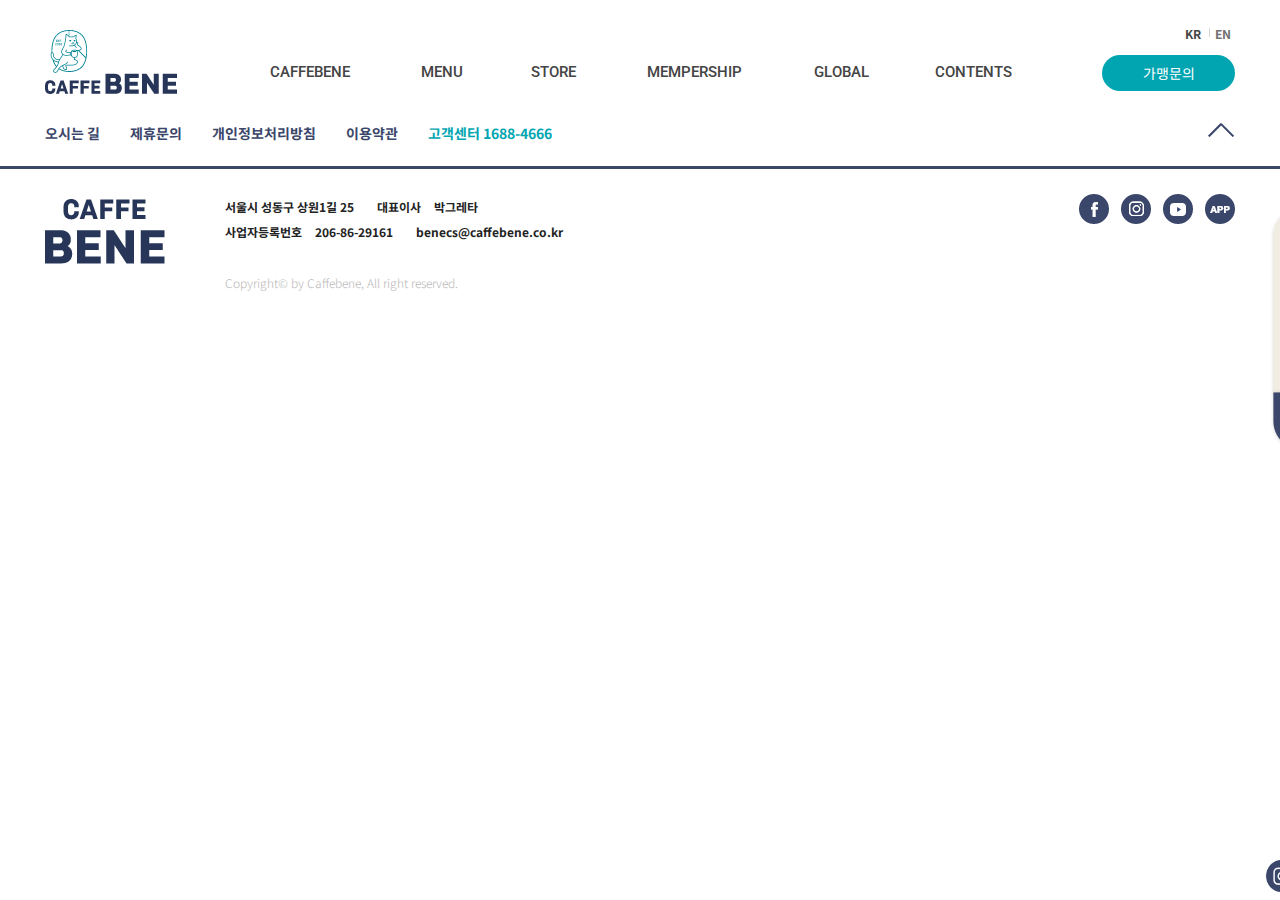
<file: bene_header.html>
<!DOCTYPE html>
<html>
  <head>
    <meta charset="utf-8">
    <title>CAFFEBENE</title>
    <meta property="og:title" content="CAFFEBENE">
    <meta property="og:image" content="http://caffebene.com/images/common/share_image.jpg?20200625">
    <meta property="og:url" content="#">
    <link rel="icon" type="image/png" sizes="32x32" href="http://caffebene.com/favicon-32x32.png?20200625">
    <link rel="stylesheet" href="css/header.css">
    <!--js-->
    <script src="http://ajax.googleapis.com/ajax/libs/jquery/1.11.2/jquery.min.js"></script>
    <script src="js/header.js"></script>
  </head>
  <body>
    <div id="wrap">
      <header id="header">
        <div class="static">
          <h1 class="logo"><a href="bene_header.html">caffeBENE</a></h1>
          <nav id="gnb">
            <ul class="mainmenu">
              <li><a class="menutitle">Caffebene</a>
                <ul class="submenu">
                  <li><a>브랜드 스토리</a></li>
                  <li><a>베네캣 스토리</a></li>
                  <li><a>카페베네 원두</a></li>
                  <li><a>카페베네 소식</a></li>
                </ul>
              </li>
              <li><a href="newmenu.html" class="menutitle">Menu</a>
                <ul class="submenu">
                  <li><a href="newmenu.html">신메뉴</a></li>
                  <li><a>커피</a></li>
                  <li><a>음료</a></li>
                  <li><a>디저트</a></li>
                  <li><a>MD상품</a></li>
                  <li><a>Retail</a></li>
                </ul>
              </li>
              <li><a class="menutitle">Store</a>
                <ul class="submenu">
                  <li><a>국내</a></li>
                  <li><a>해외</a></li>
                </ul>
              </li>
              <li><a class="menutitle">Mempership</a>
                <ul class="submenu">
                  <li><a>등급&amp;혜택</a></li>
                  <li><a>가입방법안내</a></li>
                  <li><a>서비스</a></li>
                  <li><a>FAQ</a></li>
                </ul>
              </li>
              <li><a href="overseasbusiness" class="menutitle">Global</a>
                <ul class="submenu">
                  <li><a>해외매장안내</a></li>
                  <li><a href="overseasbusiness">해외사업소개</a></li>
                  <li><a>해외가맹&amp;유통문의</a></li>
                </ul>
              </li>
              <li><a class="menutitle">Contents</a>
                <ul class="submenu">
                  <li><a>커피</a></li>
                  <li><a>우리동네</a></li>
                  <li><a>사람들</a></li>
                  <li><a>메뉴</a></li>
                  <li><a>이벤트</a></li>
                  <li><a>매장</a></li>
                </ul>
              </li>
            </ul>
          </nav>
  
          <a class="btn">가맹문의</a>
  
          <div class="lang">
            <a class="kr">KR</a>
            <a class="en">EN</a>
          </div>
        </div>
      </header><!--header-->

      <div id="container" class="main">

        <div class="aside">
          <a class="aside-nbene">
            <img src="img/popup.png"><!-- 창업설명회 -->
          </a>
          <a class="aside-insta">
            <img src="img/aside-insta.png"><!-- 인스타그램 -->
          </a>
        </div>
      </div><!--main-->

      <footer id="footer">
        <div class="footer-top">
          <div class="static">
            <ul>
              <li><a>오시는 길</a></li>
              <li><a>제휴문의</a></li>
              <li><a>개인정보처리방침</a></li>
              <li><a>이용약관</a></li>
              <li><span>고객센터 1688-4666</span></li>
            </ul>
            <button type="button" onclick="window.scrollTo({top:0, left:0, behavior:'smooth'})" class="btn-top">Top</button>
          </div>
        </div>
          
        <div class="footer-btm">
          <div class="static">
            <div class="footer-btm-info">
              <div class="info">
                <address>서울시 성동구 상원1길 25</address>
                <span class="tt">대표이사</span>
                <span class="ts">박그레타</span>
                <br>
                <span class="tt">사업자등록번호</span>
                <span class="ts">206-86-29161</span>
                <span>benecs@caffebene.co.kr</span>
              </div>
              <p class="copy">Copyright&copy; by Caffebene, All right reserved.</p>
            </div>
            <div class="footer-btm-sns">
              <a class="ico-fb">페이스북</a>
              <a class="ico-inst">인스타그램</a>
              <a class="ico-youtube">유투브</a>
              <a class="ico-app">APP</a>
            </div>
          </div>
        </div>
      </footer><!--footer-->
    </div><!--wrap-->
  </body>
</html>
</file>
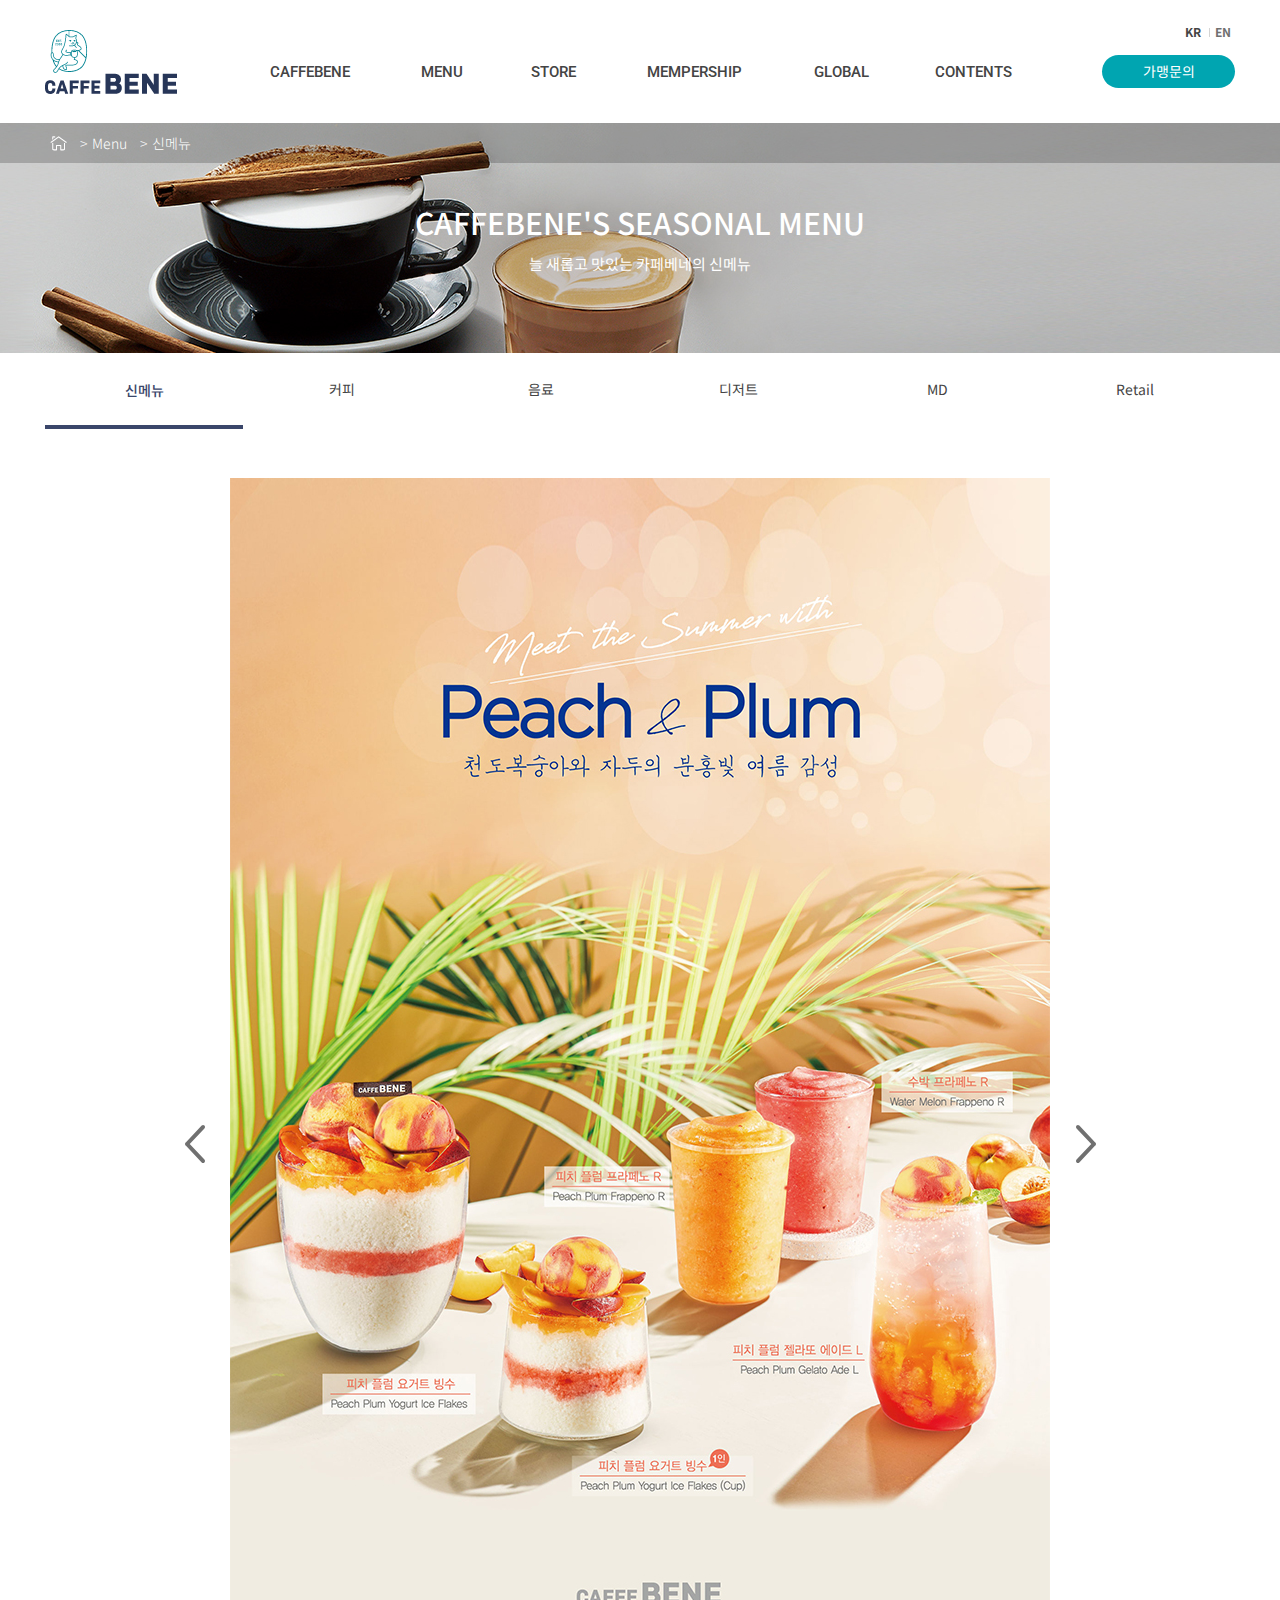
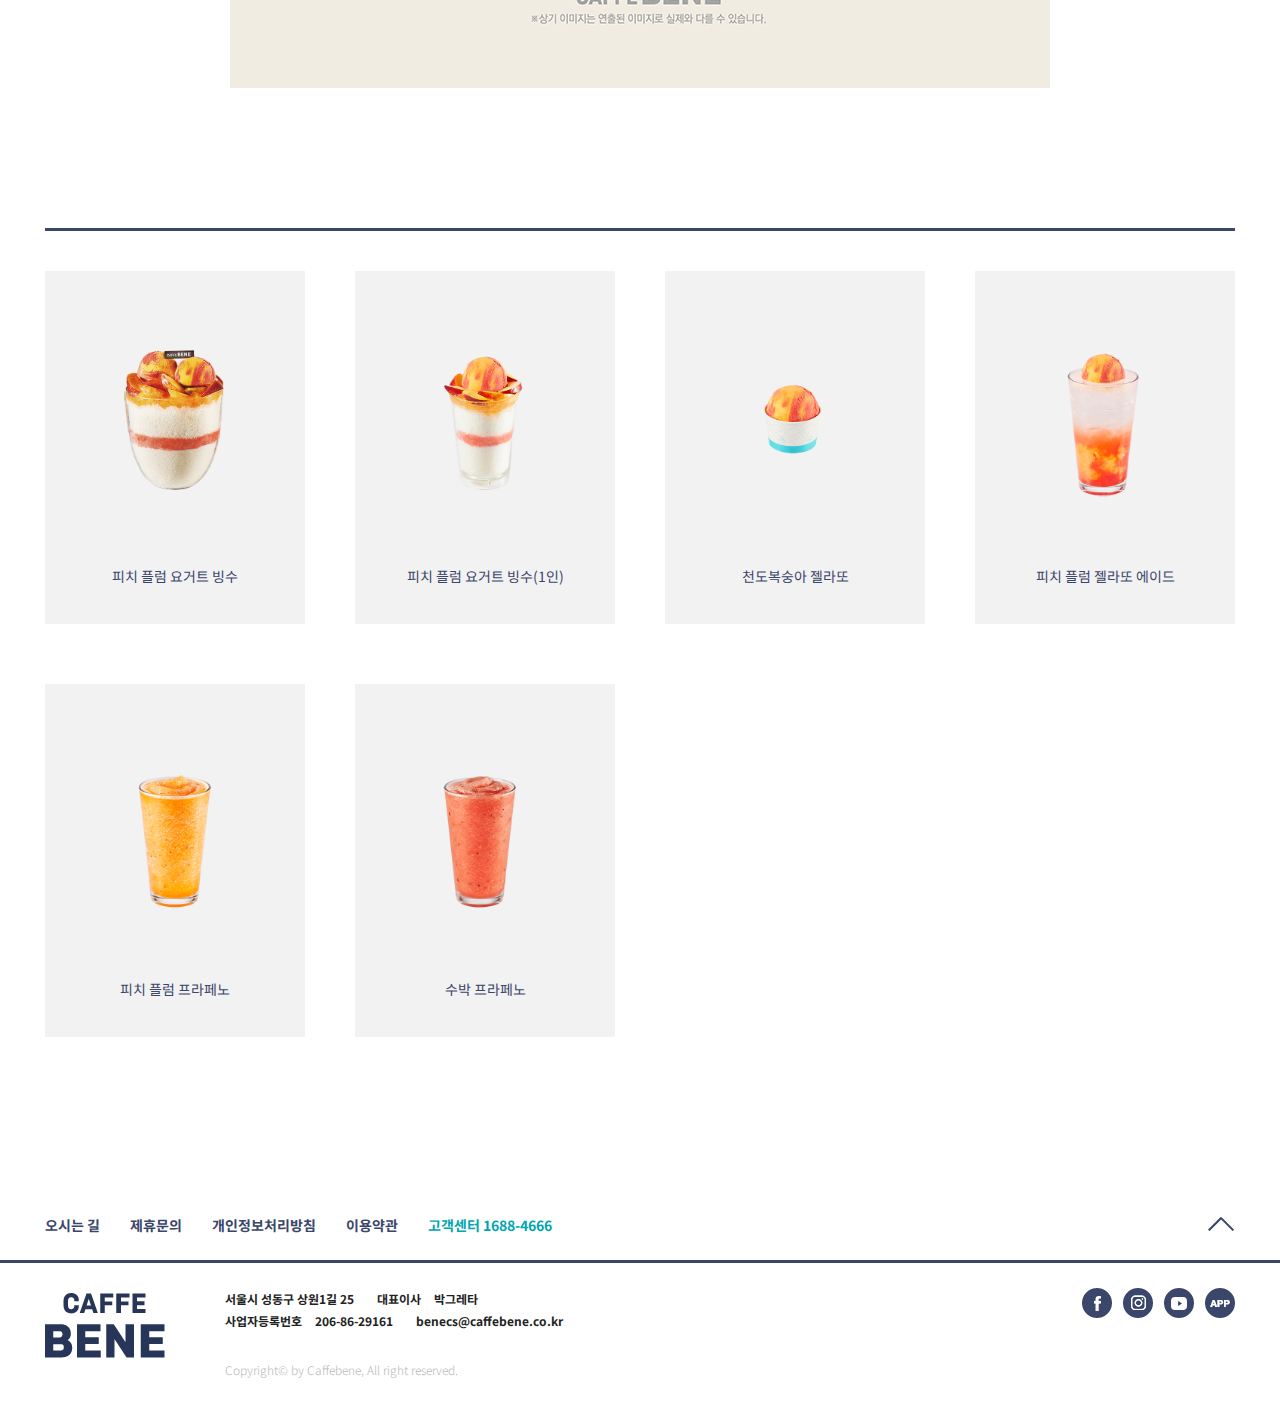
<file: newmenu.html>
<!DOCTYPE html>
<html lang="en">
<head>
    <meta charset="UTF-8">
    <title>CAFFEBENE 페이지</title>
    <link rel="stylesheet" type="text/css" href="css/newmenu.css">
    <meta property="og:title" content="CAFFEBENE">
    <meta property="og:image" content="http://caffebene.com/images/common/share_image.jpg?20200625">
    <meta property="og:url" content="#">
    <link rel="icon" type="image/png" sizes="32x32" href="http://caffebene.com/favicon-32x32.png?20200625">
    <link rel="stylesheet" href="css/header.css">
    <!--js-->
    <script src="http://ajax.googleapis.com/ajax/libs/jquery/1.11.2/jquery.min.js"></script>
    <script src="js/header.js"></script>
</head>
<body>
<div id="wrap">
    <header id="header">
        <div class="static">
            <h1 class="logo"><a href="index.html">caffeBENE</a></h1>
            <nav id="gnb">
                <ul class="mainmenu">
                    <li><a class="menutitle">Caffebene</a>
                        <ul class="submenu">
                            <li><a>브랜드 스토리</a></li>
                            <li><a>베네캣 스토리</a></li>
                            <li><a>카페베네 원두</a></li>
                            <li><a>카페베네 소식</a></li>
                        </ul>
                    </li>
                    <li><a href="newmenu.html" class="menutitle">Menu</a>
                        <ul class="submenu">
                            <li><a href="newmenu.html">신메뉴</a></li>
                            <li><a>커피</a></li>
                            <li><a>음료</a></li>
                            <li><a>디저트</a></li>
                            <li><a>MD상품</a></li>
                            <li><a>Retail</a></li>
                        </ul>
                    </li>
                    <li><a class="menutitle">Store</a>
                        <ul class="submenu">
                            <li><a>국내</a></li>
                            <li><a>해외</a></li>
                        </ul>
                    </li>
                    <li><a class="menutitle">Mempership</a>
                        <ul class="submenu">
                            <li><a>등급&amp;혜택</a></li>
                            <li><a>가입방법안내</a></li>
                            <li><a>서비스</a></li>
                            <li><a>FAQ</a></li>
                        </ul>
                    </li>
                    <li><a href="해외사업소개페이지" class="menutitle">Global</a>
                        <ul class="submenu">
                            <li><a>해외매장안내</a></li>
                            <li><a href="해외사업소개페이지">해외사업소개</a></li>
                            <li><a>해외가맹&amp;유통문의</a></li>
                        </ul>
                    </li>
                    <li><a class="menutitle">Contents</a>
                        <ul class="submenu">
                            <li><a>커피</a></li>
                            <li><a>우리동네</a></li>
                            <li><a>사람들</a></li>
                            <li><a>메뉴</a></li>
                            <li><a>이벤트</a></li>
                            <li><a>매장</a></li>
                        </ul>
                    </li>
                </ul>
            </nav>

            <a class="btn">가맹문의</a>

            <div class="lang">
                <a class="kr">KR</a>
                <a class="en">EN</a>
            </div>
        </div>
    </header><!--header-->
<!-- 신메뉴 main 페이지 -->
        <div id="container" class="sub">
            <section class="sub-top">
                <div class="sub-visual">
                    <img src="img/sub-menu.jpg" alt>
                    <div class="txt">
                        <div>
                            <p class="t1">CAFFEBENE'S SEASONAL MENU</p>
                            <p class="t2">늘 새롭고 맛있는 카페베네의 신메뉴</p>
                        </div>
                    </div>
                </div>
                <div class="path">
                    <div class="static">
                        <a href="index.html"><span class="home">홈</span></a>
                        <a href="#"><span>Menu</span></a>
                        <a href="#"><span>신메뉴</span></a>
                    </div>
                </div>
            </section>

            <section class="page-top">
                <div class="static">
                    <ul class="tab col6">
                        <li class="on"> <a href="newmenu.html">신메뉴</a></li>
                        <li><a href="#">커피</a></li>
                        <li><a href="#">음료</a></li>
                        <li><a href="#">디저트</a></li>
                        <li><a href="#">MD</a></li>
                        <li><a href="#">Retail</a></li>
                    </ul>
                </div>
            </section>
            <section class="sub-contents">
                <div class="new-menu-slider slick-initialized slink-slider">
                    <button class="slick-prev slick-arrow" aria-label="Previous" type="button" style>Previous</button>
                    <div class="slick-list draggable" style="height: 2219px;">
                        <div class="slink-track" style="opacity:1; ">
                            <div class="slick-slide slick-current slick-active" data-slick-index="0" aria-hidden="false" style="width: 1190px;"></div>
                            <div>
                                <div style="width:100%; display: inline-block;">
                                    <div class="sd">
                                        <img src="img/NewMenu.jpg" alt="피치플럼 신메뉴">
                                        <div class="new-menu-txts"><p></p></div>
                                    </div>
                                    <ul id="itemset_12" class="menu-list-items">
                                        <!-- 추후에 주소 추가 필요 // -->
                                        <li>
                                            <a href="NewMenuList1.html" class="menu-list-item">
                                                <div class="m-photo"><img src="img/PeachPlumYogurtFlakes.png" alt="피치 플럼 요거트 빙수"></div>
                                                <div class="m-name">피치 플럼 요거트 빙수</div>
                                            </a>
                                        </li>

                                        <li>
                                            <a href="NewMenuList2.html" class="menu-list-item">
                                                <div class="m-photo"><img src="img/PeachPlumYogurtIce.png" alt="피치 플럼 요거트 빙수(1인)"></div>
                                                <div class="m-name">피치 플럼 요거트 빙수(1인)</div>
                                            </a>
                                        </li>

                                        <li>
                                            <a href="NewMenuList3.html" class="menu-list-item">
                                                <div class="m-photo"><img src="img/PeachGelato.png" alt="천도복숭아 젤라또"></div>
                                                <div class="m-name">천도복숭아 젤라또</div>
                                            </a>
                                        </li>

                                        <li>
                                            <a href="NewMenuList4.html" class="menu-list-item">
                                                <div class="m-photo"><img src="img/PeachPlumGelatoAde.png" alt="피치 플럼 젤라또 에이드"></div>
                                                <div class="m-name">피치 플럼 젤라또 에이드</div>
                                            </a>
                                        </li>

                                        <li>
                                            <a href="NewMenuList5.html" class="menu-list-item">
                                                <div class="m-photo"><img src="img/PeachPlumFrappeno.png" alt="피치 플럼 프라페노"></div>
                                                <div class="m-name">피치 플럼 프라페노</div>
                                            </a>
                                        </li>

                                        <li>
                                            <a href="NewMenuList6.html" class="menu-list-item">
                                                <div class="m-photo"><img src="img/WaterMelonFrappeno.png" alt="수박 프라페노"></div>
                                                <div class="m-name">수박 프라페노</div>
                                            </a>
                                        </li>

                                    </ul>
                                </div>
                            </div>
                        </div>
                    </div>
                    <button class="slick-next slick-arrow" aria-label="Next" type="button" style> Next</button>
                </div>
            </section>

        </div>
<!-- 신메뉴 main 페이지 여기까지 -->
    <footer id="footer">
        <div class="footer-top">
            <div class="static">
                <ul>
                    <li><a>오시는 길</a></li>
                    <li><a>제휴문의</a></li>
                    <li><a>개인정보처리방침</a></li>
                    <li><a>이용약관</a></li>
                    <li><span>고객센터 1688-4666</span></li>
                </ul>
                <button type="button" onclick="window.scrollTo({top:0, left:0, behavior:'smooth'})" class="btn-top">Top</button>
            </div>
        </div>

        <div class="footer-btm">
            <div class="static">
                <div class="footer-btm-info">
                    <div class="info">
                        <address>서울시 성동구 상원1길 25</address>
                        <span class="tt">대표이사</span>
                        <span class="ts">박그레타</span>
                        <br>
                        <span class="tt">사업자등록번호</span>
                        <span class="ts">206-86-29161</span>
                        <span>benecs@caffebene.co.kr</span>
                    </div>
                    <p class="copy">Copyright&copy; by Caffebene, All right reserved.</p>
                </div>
                <div class="footer-btm-sns">
                    <a class="ico-fb">페이스북</a>
                    <a class="ico-inst">인스타그램</a>
                    <a class="ico-youtube">유투브</a>
                    <a class="ico-app">APP</a>
                </div>
            </div>
        </div>
    </footer><!--footer-->
</div><!--wrap-->
</body>
</html>
</file>
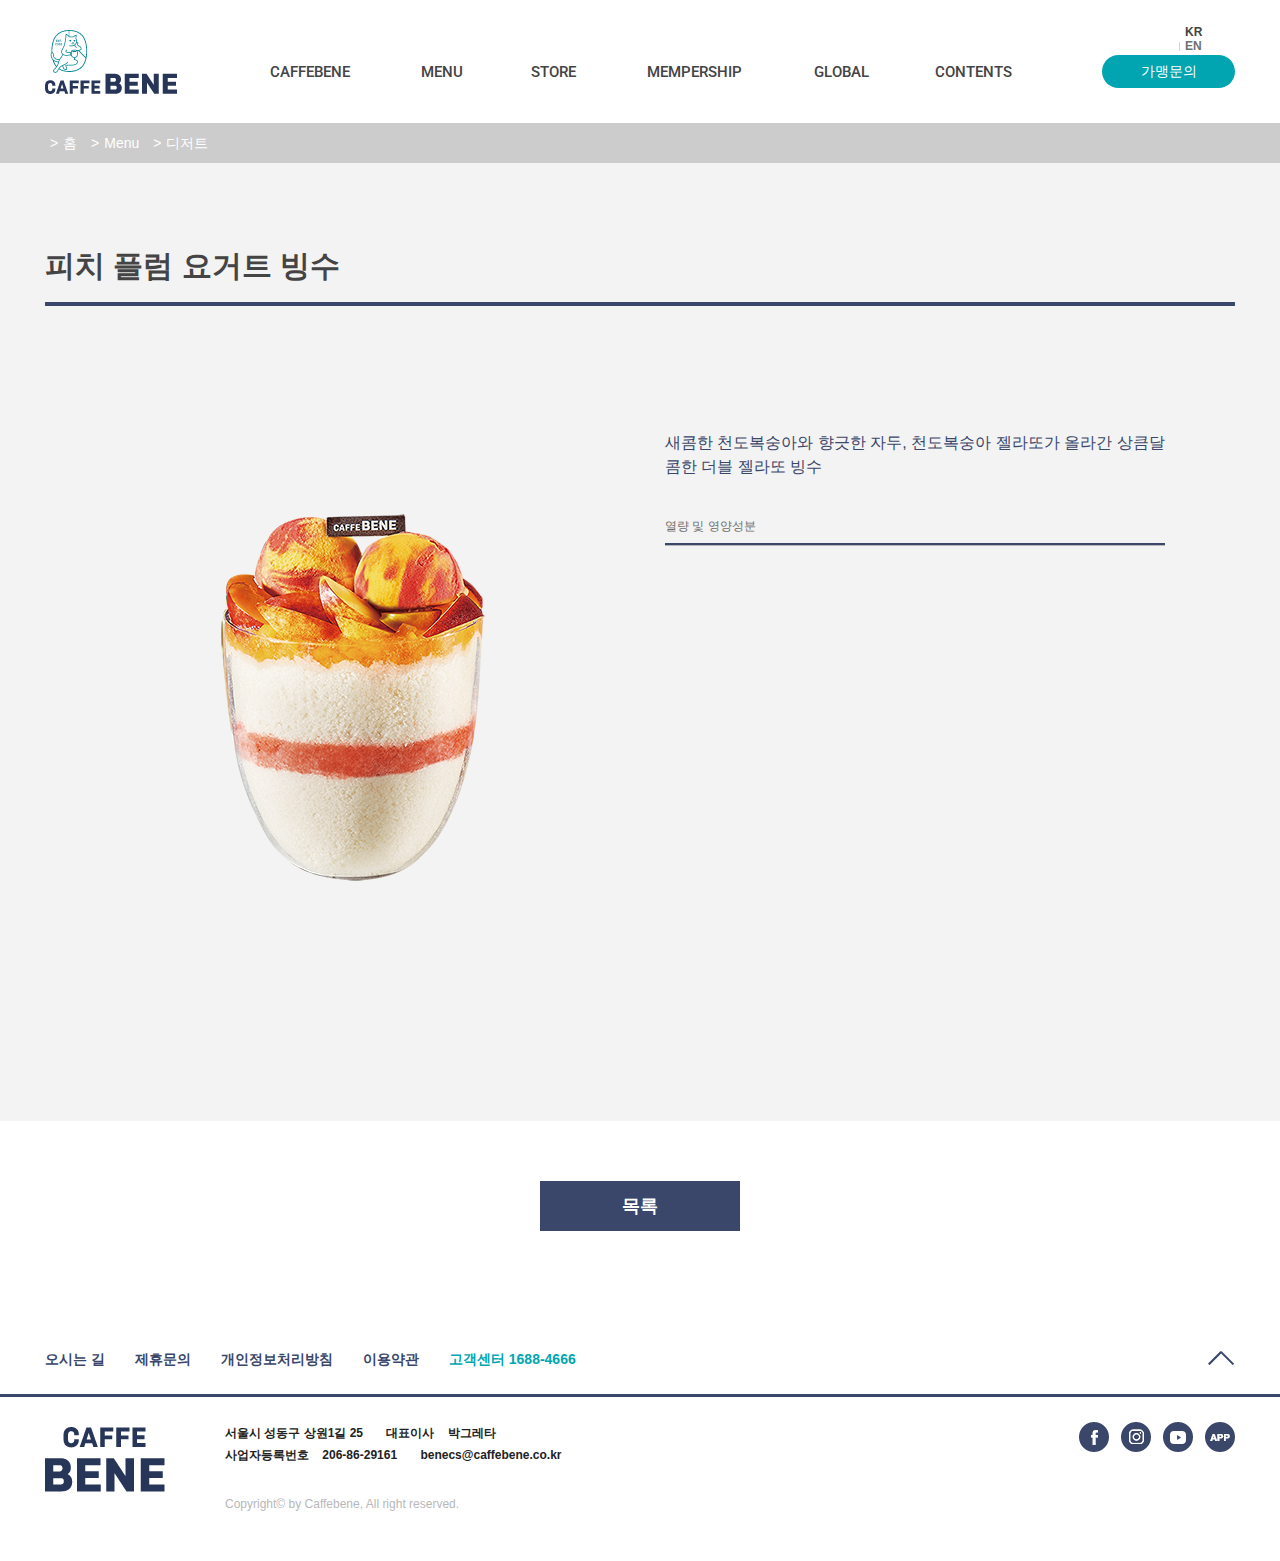
<file: NewMenuList1.html>
<!DOCTYPE html>
<html lang="en">
  <head>
    <meta charset="UTF-8">
    <title>피치 플럼 요거트 빙수</title>
    <meta property="og:title" content="CAFFEBENE">
    <meta property="og:image" content="http://caffebene.com/images/common/share_image.jpg?20200625">
    <meta property="og:url" content="#">
    <link rel="icon" type="image/png" sizes="32x32" href="http://caffebene.com/favicon-32x32.png?20200625">
    <link rel="stylesheet" href="css/header.css">
    <link rel="stylesheet" type="text/css" href="css/newmenu.css">
    <link rel="stylesheet" type="text/css" href="css/menulist.css">
    <script src="http://ajax.googleapis.com/ajax/libs/jquery/1.11.2/jquery.min.js"></script>
    <script src="js/header.js"></script>
</head>
<body>
    <div id="wrap">
      <header id="header">
        <div class="static">
            <h1 class="logo"><a href="index.html">caffeBENE</a></h1>
            <nav id="gnb">
                <ul class="mainmenu">
                    <li><a class="menutitle">Caffebene</a>
                        <ul class="submenu">
                            <li><a>브랜드 스토리</a></li>
                            <li><a>베네캣 스토리</a></li>
                            <li><a>카페베네 원두</a></li>
                            <li><a>카페베네 소식</a></li>
                        </ul>
                    </li>
                    <li><a href="newmenu.html" class="menutitle">Menu</a>
                        <ul class="submenu">
                            <li><a href="newmenu.html">신메뉴</a></li>
                            <li><a>커피</a></li>
                            <li><a>음료</a></li>
                            <li><a>디저트</a></li>
                            <li><a>MD상품</a></li>
                            <li><a>Retail</a></li>
                        </ul>
                    </li>
                    <li><a class="menutitle">Store</a>
                        <ul class="submenu">
                            <li><a>국내</a></li>
                            <li><a>해외</a></li>
                        </ul>
                    </li>
                    <li><a class="menutitle">Mempership</a>
                        <ul class="submenu">
                            <li><a>등급&amp;혜택</a></li>
                            <li><a>가입방법안내</a></li>
                            <li><a>서비스</a></li>
                            <li><a>FAQ</a></li>
                        </ul>
                    </li>
                    <li><a href="support.html" class="menutitle">Global</a>
                        <ul class="submenu">
                            <li><a>해외매장안내</a></li>
                            <li><a href="support.html">해외사업소개</a></li>
                            <li><a>해외가맹&amp;유통문의</a></li>
                        </ul>
                    </li>
                    <li><a class="menutitle">Contents</a>
                        <ul class="submenu">
                            <li><a>커피</a></li>
                            <li><a>우리동네</a></li>
                            <li><a>사람들</a></li>
                            <li><a>메뉴</a></li>
                            <li><a>이벤트</a></li>
                            <li><a>매장</a></li>
                        </ul>
                    </li>
                </ul>
            </nav>

            <a class="btn">가맹문의</a>

            <div class="lang">
                <a class="kr">KR</a>
                <a class="en">EN</a>
            </div>
        </div>
    </header><!--header-->

        <div id="container" class="sub">
            <section class="sub-top">
                
                <div class="path">
                    <div class="static">
                        <a href="index.html"><span >홈</span></a>
                        <a href="newmenu.html"><span>Menu</span></a>
                        <a href="#"><span>디저트</span></a>
                    </div>
                </div>
            </section>
        <section class="sub-contents wide">
            <div class="menu-detail">
                <div class="static">
                   <h2>피치 플럼 요거트 빙수 </h2>
                    <div class="menu-detail-view">
                       <div class="menu-detail-view-photo">
                          <img src="img/PeachPlumYogurtFlakes.png" alt="피치 플럼 요거트 빙수">
                        </div>                      						
                  <div class="menu-detail-view-info">
                   <p class="t1">새콤한 천도복숭아와 향긋한 자두, 천도복숭아 젤라또가 올라간 상큼달콤한 더블 젤라또 빙수</p>
                   <p class="t2">열량 및 영양성분</p>
			    <table class="mdv-tb1 row">
                             <colgroup>
                              <col style="width:auto">
                              <col style="width:45%">
                             </colgroup>   
                              <tbody>
			       </tbody>									
                           </table>  
			 </div>			   					  
                   </div>
                </div>
            </div>            
            <div class="board-btn-btm">
	     <a href="newmenu.html" class="btn-lg b-blue"><fonttemp>목록</fonttemp></a> <!-- 목록 클릭하면 신메뉴 페이지로 돌아가게 했습니다-->
            </div>
        </section>
    </div>
<footer id="footer">
	<div class="footer-top">
          <div class="static">
            <ul>
              <li><a>오시는 길</a></li>
              <li><a>제휴문의</a></li>
              <li><a>개인정보처리방침</a></li>
              <li><a>이용약관</a></li>
              <li><span>고객센터 1688-4666</span></li>
            </ul>
            <button type="button" onclick="window.scrollTo({top:0, left:0, behavior:'smooth'})" class="btn-top">Top</button>
          </div>
        </div>
          
        <div class="footer-btm">
          <div class="static">
            <div class="footer-btm-info">
              <div class="info">
                <address>서울시 성동구 상원1길 25</address>
                <span class="tt">대표이사</span>
                <span class="ts">박그레타</span>
                <br>
                <span class="tt">사업자등록번호</span>
                <span class="ts">206-86-29161</span>
                <span>benecs@caffebene.co.kr</span>
              </div>
              <p class="copy">Copyright© by Caffebene, All right reserved.</p>
            </div>
            <div class="footer-btm-sns">
              <a href="페북주소" target="_blank" class="ico-fb">페이스북</a>
              <a href="인스타주소" target="_blank" class="ico-inst">인스타그램</a>
              <a href="유투브주소" target="_blank" class="ico-youtube">유투브</a>
              <a href="자사앱링크" class="ico-app">APP</a>
            </div>
          </div>
        </div>
</footer><!-- id : footer -->	
</div><!-- id : wrap-->
</body>
</html>
</file>
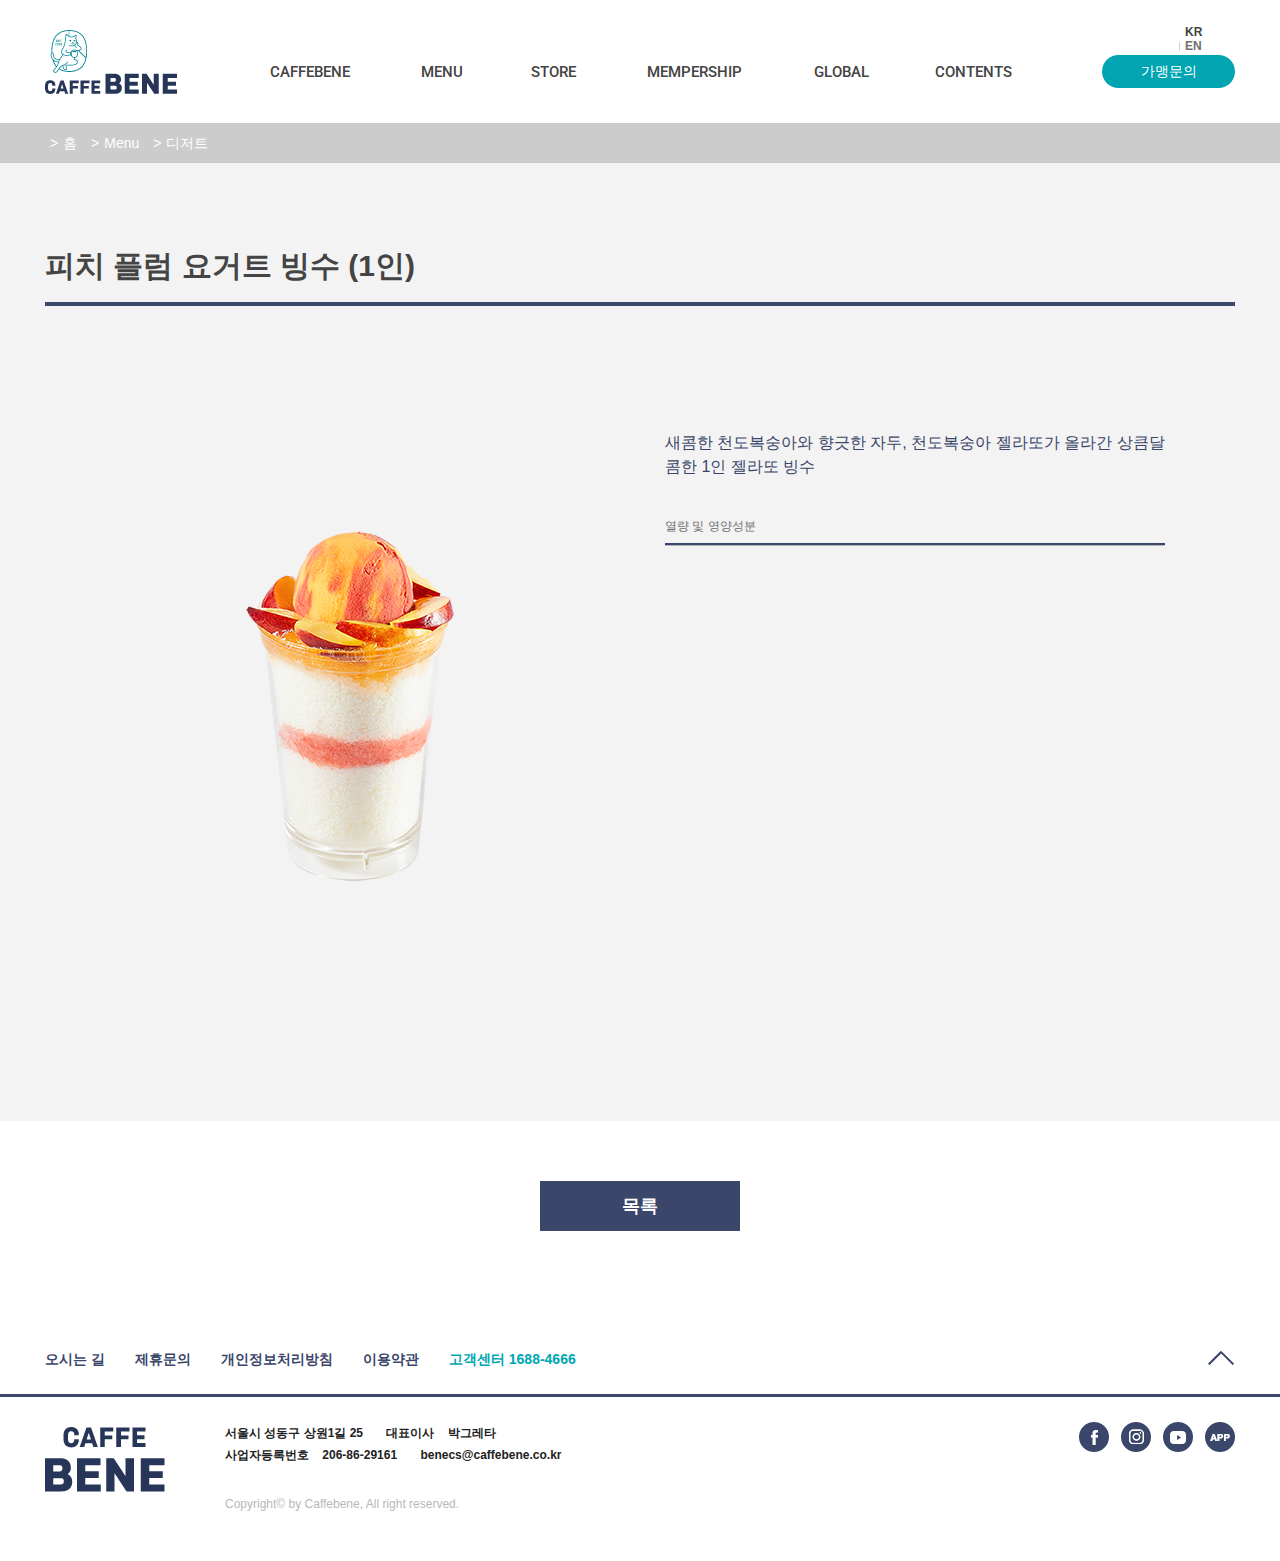
<file: NewMenuList2.html>
<!DOCTYPE html>
<html lang="en">
  <head>
    <meta charset="UTF-8">
    <title>피치 플럼 요거트 빙수 (1인)</title>
    <meta property="og:title" content="CAFFEBENE">
    <meta property="og:image" content="http://caffebene.com/images/common/share_image.jpg?20200625">
    <meta property="og:url" content="#">
    <link rel="icon" type="image/png" sizes="32x32" href="http://caffebene.com/favicon-32x32.png?20200625">
    <link rel="stylesheet" href="css/header.css">
    <link rel="stylesheet" type="text/css" href="css/newmenu.css">
    <link rel="stylesheet" type="text/css" href="css/menulist.css">
    <script src="http://ajax.googleapis.com/ajax/libs/jquery/1.11.2/jquery.min.js"></script>
    <script src="js/header.js"></script>
</head>
<body>
    <div id="wrap">
      <header id="header">
        <div class="static">
            <h1 class="logo"><a href="index.html">caffeBENE</a></h1>
            <nav id="gnb">
                <ul class="mainmenu">
                    <li><a class="menutitle">Caffebene</a>
                        <ul class="submenu">
                            <li><a>브랜드 스토리</a></li>
                            <li><a>베네캣 스토리</a></li>
                            <li><a>카페베네 원두</a></li>
                            <li><a>카페베네 소식</a></li>
                        </ul>
                    </li>
                    <li><a href="newmenu.html" class="menutitle">Menu</a>
                        <ul class="submenu">
                            <li><a href="newmenu.html">신메뉴</a></li>
                            <li><a>커피</a></li>
                            <li><a>음료</a></li>
                            <li><a>디저트</a></li>
                            <li><a>MD상품</a></li>
                            <li><a>Retail</a></li>
                        </ul>
                    </li>
                    <li><a class="menutitle">Store</a>
                        <ul class="submenu">
                            <li><a>국내</a></li>
                            <li><a>해외</a></li>
                        </ul>
                    </li>
                    <li><a class="menutitle">Mempership</a>
                        <ul class="submenu">
                            <li><a>등급&amp;혜택</a></li>
                            <li><a>가입방법안내</a></li>
                            <li><a>서비스</a></li>
                            <li><a>FAQ</a></li>
                        </ul>
                    </li>
                    <li><a href="support.html" class="menutitle">Global</a>
                        <ul class="submenu">
                            <li><a>해외매장안내</a></li>
                            <li><a href="support.html">해외사업소개</a></li>
                            <li><a>해외가맹&amp;유통문의</a></li>
                        </ul>
                    </li>
                    <li><a class="menutitle">Contents</a>
                        <ul class="submenu">
                            <li><a>커피</a></li>
                            <li><a>우리동네</a></li>
                            <li><a>사람들</a></li>
                            <li><a>메뉴</a></li>
                            <li><a>이벤트</a></li>
                            <li><a>매장</a></li>
                        </ul>
                    </li>
                </ul>
            </nav>

            <a class="btn">가맹문의</a>

            <div class="lang">
                <a class="kr">KR</a>
                <a class="en">EN</a>
            </div>
        </div>
    </header><!--header-->

        <div id="container" class="sub">
            <section class="sub-top">
                
                <div class="path">
                    <div class="static">
                        <a href="index.html"><span >홈</span></a>
                        <a href="newmenu.html"><span>Menu</span></a>
                        <a href="#"><span>디저트</span></a>
                    </div>
                </div>
            </section>
        <section class="sub-contents wide">
            <div class="menu-detail">
                <div class="static">
                    <h2>피치 플럼 요거트 빙수 (1인)</h2>
                    <div class="menu-detail-view">
                       <div class="menu-detail-view-photo">
                          <img src="img/PeachPlumYogurtIce.png" alt="피치 플럼 요거트 빙수 (1인)">
                        </div>                      						
                  <div class="menu-detail-view-info">
                   <p class="t1">새콤한 천도복숭아와 향긋한 자두, 천도복숭아 젤라또가 올라간 상큼달콤한 1인 젤라또 빙수</p>
                   <p class="t2">열량 및 영양성분</p>
			    <table class="mdv-tb1 row">
                             <colgroup>
                              <col style="width:auto">
                              <col style="width:45%">
                             </colgroup>   
                              <tbody>
			       </tbody>									
                           </table>  
			 </div>			   					  
                   </div>
                </div>
            </div>            
            <div class="board-btn-btm">
	     <a href="newmenu.html" class="btn-lg b-blue"><fonttemp>목록</fonttemp></a> <!-- 목록 클릭하면 신메뉴 페이지로 돌아가게 했습니다-->
            </div>
        </section>
    </div>
<footer id="footer">
	<div class="footer-top">
          <div class="static">
            <ul>
              <li><a>오시는 길</a></li>
              <li><a>제휴문의</a></li>
              <li><a>개인정보처리방침</a></li>
              <li><a>이용약관</a></li>
              <li><span>고객센터 1688-4666</span></li>
            </ul>
            <button type="button" onclick="window.scrollTo({top:0, left:0, behavior:'smooth'})" class="btn-top">Top</button>
          </div>
        </div>
          
        <div class="footer-btm">
          <div class="static">
            <div class="footer-btm-info">
              <div class="info">
                <address>서울시 성동구 상원1길 25</address>
                <span class="tt">대표이사</span>
                <span class="ts">박그레타</span>
                <br>
                <span class="tt">사업자등록번호</span>
                <span class="ts">206-86-29161</span>
                <span>benecs@caffebene.co.kr</span>
              </div>
              <p class="copy">Copyright© by Caffebene, All right reserved.</p>
            </div>
            <div class="footer-btm-sns">
              <a href="페북주소" target="_blank" class="ico-fb">페이스북</a>
              <a href="인스타주소" target="_blank" class="ico-inst">인스타그램</a>
              <a href="유투브주소" target="_blank" class="ico-youtube">유투브</a>
              <a href="자사앱링크" class="ico-app">APP</a>
            </div>
          </div>
        </div>
</footer><!-- id : footer -->	
</div><!-- id : wrap-->
</body>
</html>
</file>
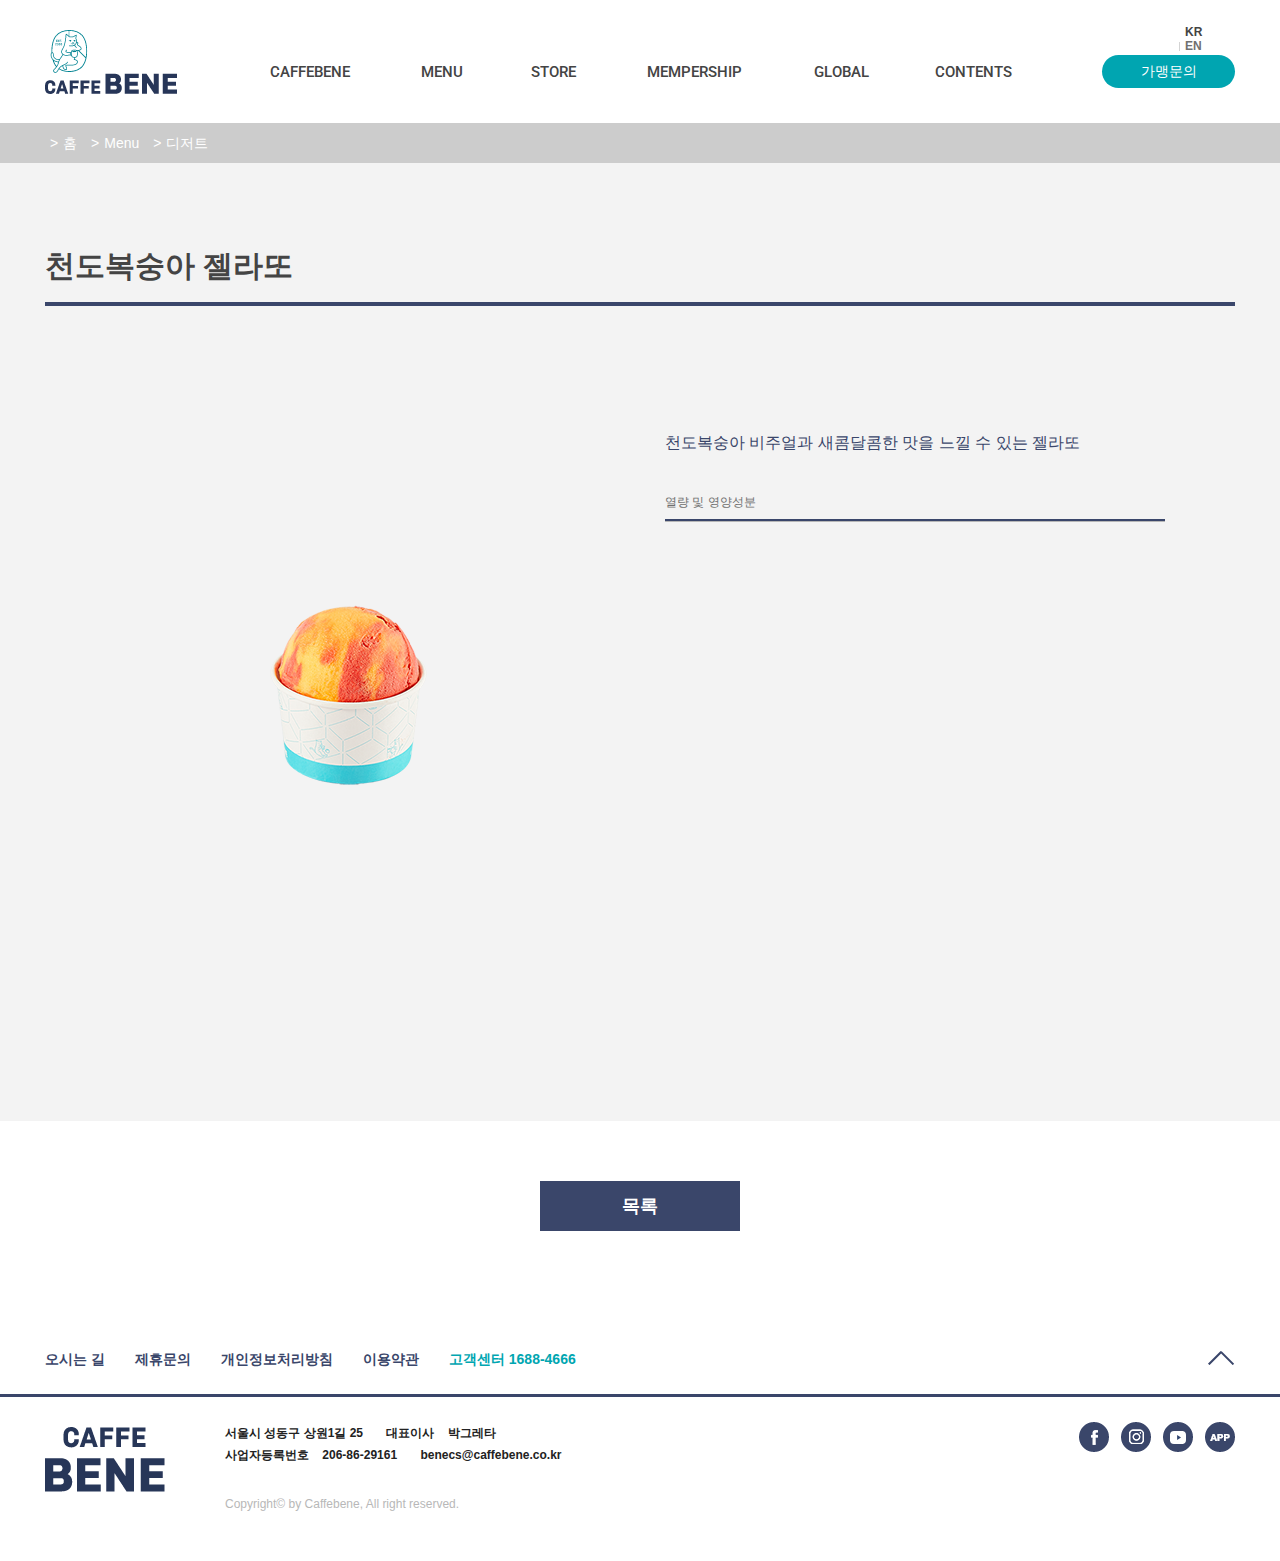
<file: NewMenuList3.html>
<!DOCTYPE html>
<html lang="en">
  <head>
    <meta charset="UTF-8">
    <title>천도복숭아 젤리또</title>
    <meta property="og:title" content="CAFFEBENE">
    <meta property="og:image" content="http://caffebene.com/images/common/share_image.jpg?20200625">
    <meta property="og:url" content="#">
    <link rel="icon" type="image/png" sizes="32x32" href="http://caffebene.com/favicon-32x32.png?20200625">
    <link rel="stylesheet" href="css/header.css">
    <link rel="stylesheet" type="text/css" href="css/newmenu.css">
    <link rel="stylesheet" type="text/css" href="css/menulist.css">
    <script src="http://ajax.googleapis.com/ajax/libs/jquery/1.11.2/jquery.min.js"></script>
    <script src="js/header.js"></script>
</head>
<body>
    <div id="wrap">
      <header id="header">
        <div class="static">
            <h1 class="logo"><a href="index.html">caffeBENE</a></h1>
            <nav id="gnb">
                <ul class="mainmenu">
                    <li><a class="menutitle">Caffebene</a>
                        <ul class="submenu">
                            <li><a>브랜드 스토리</a></li>
                            <li><a>베네캣 스토리</a></li>
                            <li><a>카페베네 원두</a></li>
                            <li><a>카페베네 소식</a></li>
                        </ul>
                    </li>
                    <li><a href="newmenu.html" class="menutitle">Menu</a>
                        <ul class="submenu">
                            <li><a href="newmenu.html">신메뉴</a></li>
                            <li><a>커피</a></li>
                            <li><a>음료</a></li>
                            <li><a>디저트</a></li>
                            <li><a>MD상품</a></li>
                            <li><a>Retail</a></li>
                        </ul>
                    </li>
                    <li><a class="menutitle">Store</a>
                        <ul class="submenu">
                            <li><a>국내</a></li>
                            <li><a>해외</a></li>
                        </ul>
                    </li>
                    <li><a class="menutitle">Mempership</a>
                        <ul class="submenu">
                            <li><a>등급&amp;혜택</a></li>
                            <li><a>가입방법안내</a></li>
                            <li><a>서비스</a></li>
                            <li><a>FAQ</a></li>
                        </ul>
                    </li>
                    <li><a href="support.html" class="menutitle">Global</a>
                        <ul class="submenu">
                            <li><a>해외매장안내</a></li>
                            <li><a href="support.html">해외사업소개</a></li>
                            <li><a>해외가맹&amp;유통문의</a></li>
                        </ul>
                    </li>
                    <li><a class="menutitle">Contents</a>
                        <ul class="submenu">
                            <li><a>커피</a></li>
                            <li><a>우리동네</a></li>
                            <li><a>사람들</a></li>
                            <li><a>메뉴</a></li>
                            <li><a>이벤트</a></li>
                            <li><a>매장</a></li>
                        </ul>
                    </li>
                </ul>
            </nav>

            <a class="btn">가맹문의</a>

            <div class="lang">
                <a class="kr">KR</a>
                <a class="en">EN</a>
            </div>
        </div>
    </header><!--header-->

        <div id="container" class="sub">
            <section class="sub-top">
                
                <div class="path">
                    <div class="static">
                        <a href="index.html"><span >홈</span></a>
                        <a href="newmenu.html"><span>Menu</span></a>
                        <a href="#"><span>디저트</span></a>
                    </div>
                </div>
            </section>
        <section class="sub-contents wide">
            <div class="menu-detail">
                <div class="static">
                  <h2>천도복숭아 젤라또</h2>
                  <div class="menu-detail-view">
                     <div class="menu-detail-view-photo">
                       <img src="img/PeachGelato.png" alt="천도복숭아 젤라또">
                     </div>
             <div class="menu-detail-view-info">
              <p class="t1">천도복숭아 비주얼과 새콤달콤한 맛을 느낄 수 있는 젤라또</p>
              <p class="t2">열량 및 영양성분</p>
			    <table class="mdv-tb1 row">
                             <colgroup>
                              <col style="width:auto">
                              <col style="width:45%">
                             </colgroup>   
                              <tbody>
			       </tbody>									
                           </table>  
			 </div>			   					  
                   </div>
                </div>
            </div>            
            <div class="board-btn-btm">
	     <a href="newmenu.html" class="btn-lg b-blue"><fonttemp>목록</fonttemp></a> <!-- 목록 클릭하면 신메뉴 페이지로 돌아가게 했습니다-->
            </div>
        </section>
    </div>
<footer id="footer">
	<div class="footer-top">
          <div class="static">
            <ul>
              <li><a>오시는 길</a></li>
              <li><a>제휴문의</a></li>
              <li><a>개인정보처리방침</a></li>
              <li><a>이용약관</a></li>
              <li><span>고객센터 1688-4666</span></li>
            </ul>
            <button type="button" onclick="window.scrollTo({top:0, left:0, behavior:'smooth'})" class="btn-top">Top</button>
          </div>
        </div>
          
        <div class="footer-btm">
          <div class="static">
            <div class="footer-btm-info">
              <div class="info">
                <address>서울시 성동구 상원1길 25</address>
                <span class="tt">대표이사</span>
                <span class="ts">박그레타</span>
                <br>
                <span class="tt">사업자등록번호</span>
                <span class="ts">206-86-29161</span>
                <span>benecs@caffebene.co.kr</span>
              </div>
              <p class="copy">Copyright© by Caffebene, All right reserved.</p>
            </div>
            <div class="footer-btm-sns">
              <a href="페북주소" target="_blank" class="ico-fb">페이스북</a>
              <a href="인스타주소" target="_blank" class="ico-inst">인스타그램</a>
              <a href="유투브주소" target="_blank" class="ico-youtube">유투브</a>
              <a href="자사앱링크" class="ico-app">APP</a>
            </div>
          </div>
        </div>
</footer><!-- id : footer -->	
</div><!-- id : wrap-->
</body>
</html>
</file>
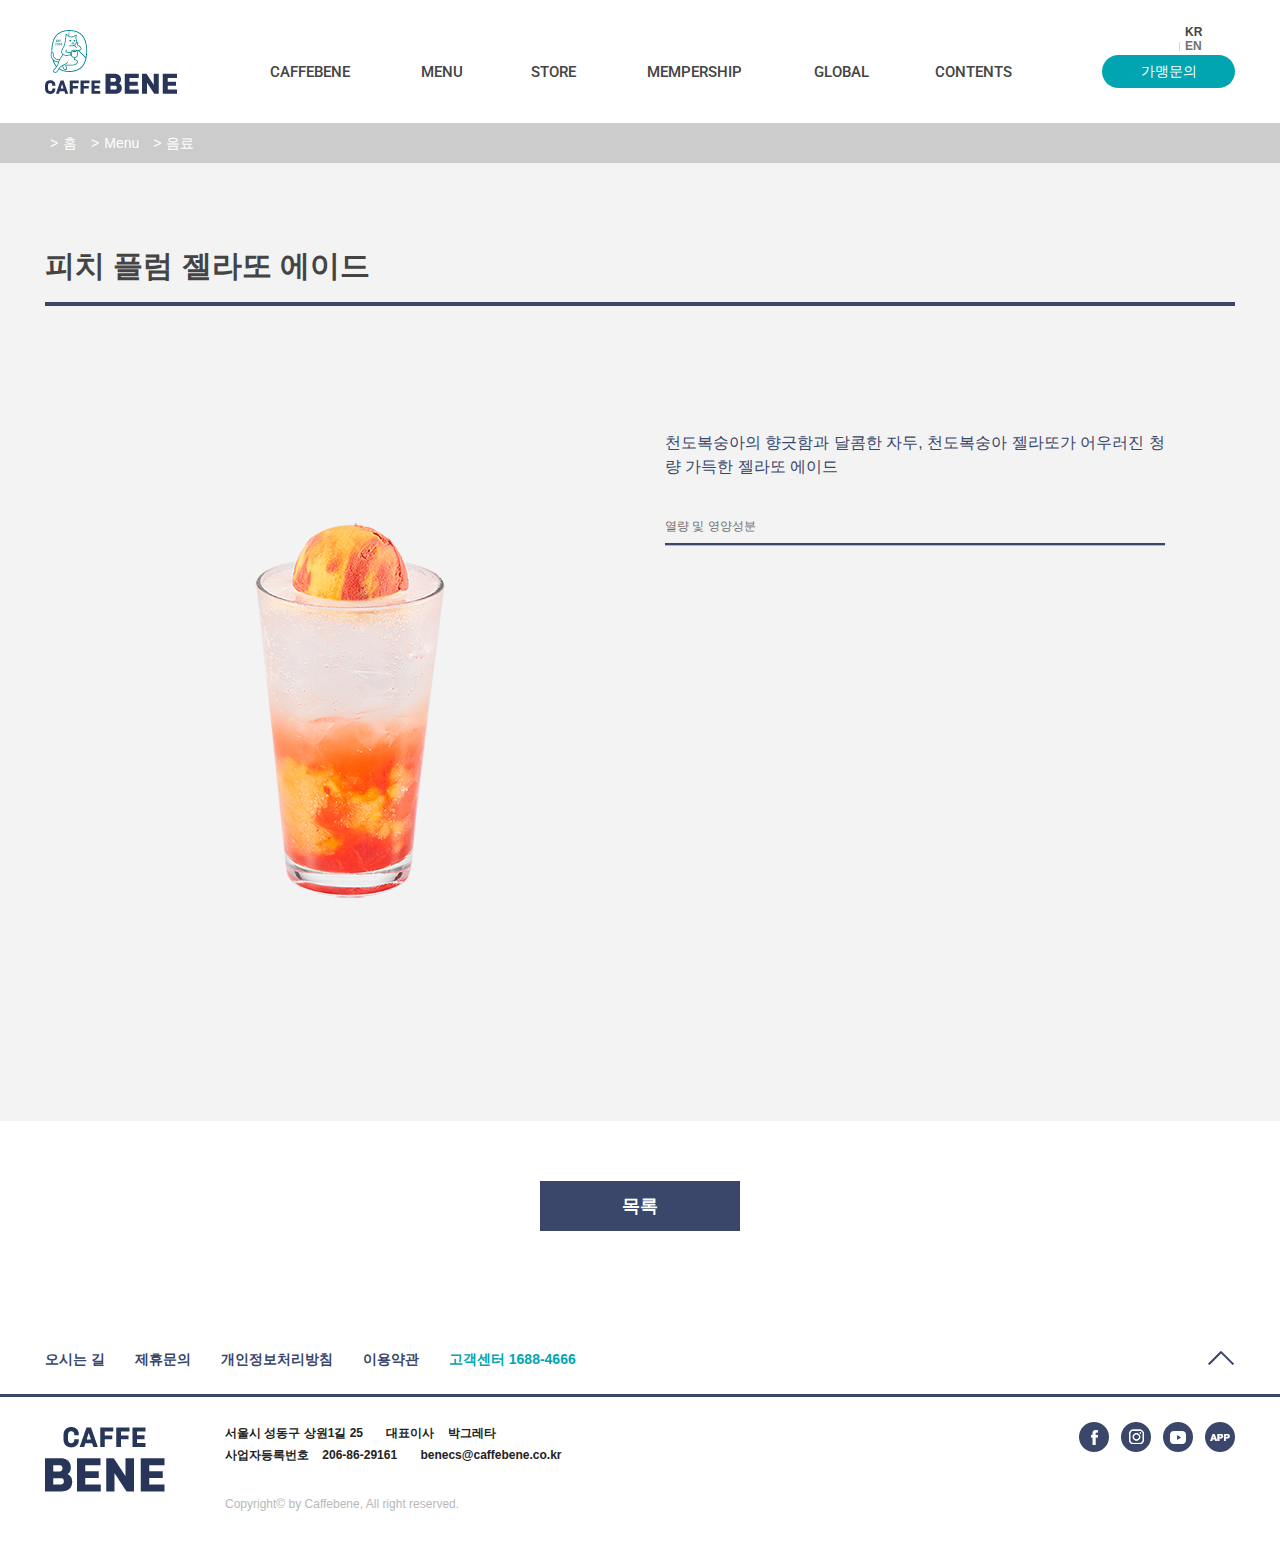
<file: NewMenuList4.html>
<!DOCTYPE html>
<html lang="en">
  <head>
    <meta charset="UTF-8">
    <title>피치 플럼 젤라또 에이드</title>
    <meta property="og:title" content="CAFFEBENE">
    <meta property="og:image" content="http://caffebene.com/images/common/share_image.jpg?20200625">
    <meta property="og:url" content="#">
    <link rel="icon" type="image/png" sizes="32x32" href="http://caffebene.com/favicon-32x32.png?20200625">
    <link rel="stylesheet" href="css/header.css">
    <link rel="stylesheet" type="text/css" href="css/newmenu.css">
    <link rel="stylesheet" type="text/css" href="css/menulist.css">
    <script src="http://ajax.googleapis.com/ajax/libs/jquery/1.11.2/jquery.min.js"></script>
    <script src="js/header.js"></script>
</head>
<body>
    <div id="wrap">
      <header id="header">
        <div class="static">
            <h1 class="logo"><a href="index.html">caffeBENE</a></h1>
            <nav id="gnb">
                <ul class="mainmenu">
                    <li><a class="menutitle">Caffebene</a>
                        <ul class="submenu">
                            <li><a>브랜드 스토리</a></li>
                            <li><a>베네캣 스토리</a></li>
                            <li><a>카페베네 원두</a></li>
                            <li><a>카페베네 소식</a></li>
                        </ul>
                    </li>
                    <li><a href="newmenu.html" class="menutitle">Menu</a>
                        <ul class="submenu">
                            <li><a href="newmenu.html">신메뉴</a></li>
                            <li><a>커피</a></li>
                            <li><a>음료</a></li>
                            <li><a>디저트</a></li>
                            <li><a>MD상품</a></li>
                            <li><a>Retail</a></li>
                        </ul>
                    </li>
                    <li><a class="menutitle">Store</a>
                        <ul class="submenu">
                            <li><a>국내</a></li>
                            <li><a>해외</a></li>
                        </ul>
                    </li>
                    <li><a class="menutitle">Mempership</a>
                        <ul class="submenu">
                            <li><a>등급&amp;혜택</a></li>
                            <li><a>가입방법안내</a></li>
                            <li><a>서비스</a></li>
                            <li><a>FAQ</a></li>
                        </ul>
                    </li>
                    <li><a href="support.html" class="menutitle">Global</a>
                        <ul class="submenu">
                            <li><a>해외매장안내</a></li>
                            <li><a href="support.html">해외사업소개</a></li>
                            <li><a>해외가맹&amp;유통문의</a></li>
                        </ul>
                    </li>
                    <li><a class="menutitle">Contents</a>
                        <ul class="submenu">
                            <li><a>커피</a></li>
                            <li><a>우리동네</a></li>
                            <li><a>사람들</a></li>
                            <li><a>메뉴</a></li>
                            <li><a>이벤트</a></li>
                            <li><a>매장</a></li>
                        </ul>
                    </li>
                </ul>
            </nav>

            <a class="btn">가맹문의</a>

            <div class="lang">
                <a class="kr">KR</a>
                <a class="en">EN</a>
            </div>
        </div>
    </header><!--header-->

        <div id="container" class="sub">
            <section class="sub-top">
                
                <div class="path">
                    <div class="static">
                        <a href="index.html"><span >홈</span></a>
                        <a href="newmenu.html"><span>Menu</span></a>
                        <a href="#"><span>음료</span></a>
                    </div>
                </div>
            </section>
        <section class="sub-contents wide">
            <div class="menu-detail">
                <div class="static">
                  <h2>피치 플럼 젤라또 에이드</h2>
                  <div class="menu-detail-view">
                      <div class="menu-detail-view-photo">
                           <img src="img/PeachPlumGelatoAde.png" alt="피치 플럼 젤라또 에이드">
                      </div>
                 <div class="menu-detail-view-info">
                  <p class="t1">천도복숭아의 향긋함과 달콤한 자두, 천도복숭아 젤라또가 어우러진 청량 가득한 젤라또 에이드</p>
              <p class="t2">열량 및 영양성분</p>
			    <table class="mdv-tb1 row">
                             <colgroup>
                              <col style="width:auto">
                              <col style="width:45%">
                             </colgroup>   
                              <tbody>
			       </tbody>									
                           </table>  
			 </div>			   					  
                   </div>
                </div>
            </div>            
            <div class="board-btn-btm">
	     <a href="newmenu.html" class="btn-lg b-blue"><fonttemp>목록</fonttemp></a> <!-- 목록 클릭하면 신메뉴 페이지로 돌아가게 했습니다-->
            </div>
        </section>
    </div>
<footer id="footer">
	<div class="footer-top">
          <div class="static">
            <ul>
              <li><a>오시는 길</a></li>
              <li><a>제휴문의</a></li>
              <li><a>개인정보처리방침</a></li>
              <li><a>이용약관</a></li>
              <li><span>고객센터 1688-4666</span></li>
            </ul>
            <button type="button" onclick="window.scrollTo({top:0, left:0, behavior:'smooth'})" class="btn-top">Top</button>
          </div>
        </div>
          
        <div class="footer-btm">
          <div class="static">
            <div class="footer-btm-info">
              <div class="info">
                <address>서울시 성동구 상원1길 25</address>
                <span class="tt">대표이사</span>
                <span class="ts">박그레타</span>
                <br>
                <span class="tt">사업자등록번호</span>
                <span class="ts">206-86-29161</span>
                <span>benecs@caffebene.co.kr</span>
              </div>
              <p class="copy">Copyright© by Caffebene, All right reserved.</p>
            </div>
            <div class="footer-btm-sns">
              <a href="페북주소" target="_blank" class="ico-fb">페이스북</a>
              <a href="인스타주소" target="_blank" class="ico-inst">인스타그램</a>
              <a href="유투브주소" target="_blank" class="ico-youtube">유투브</a>
              <a href="자사앱링크" class="ico-app">APP</a>
            </div>
          </div>
        </div>
</footer><!-- id : footer -->	
</div><!-- id : wrap-->
</body>
</html>
</file>
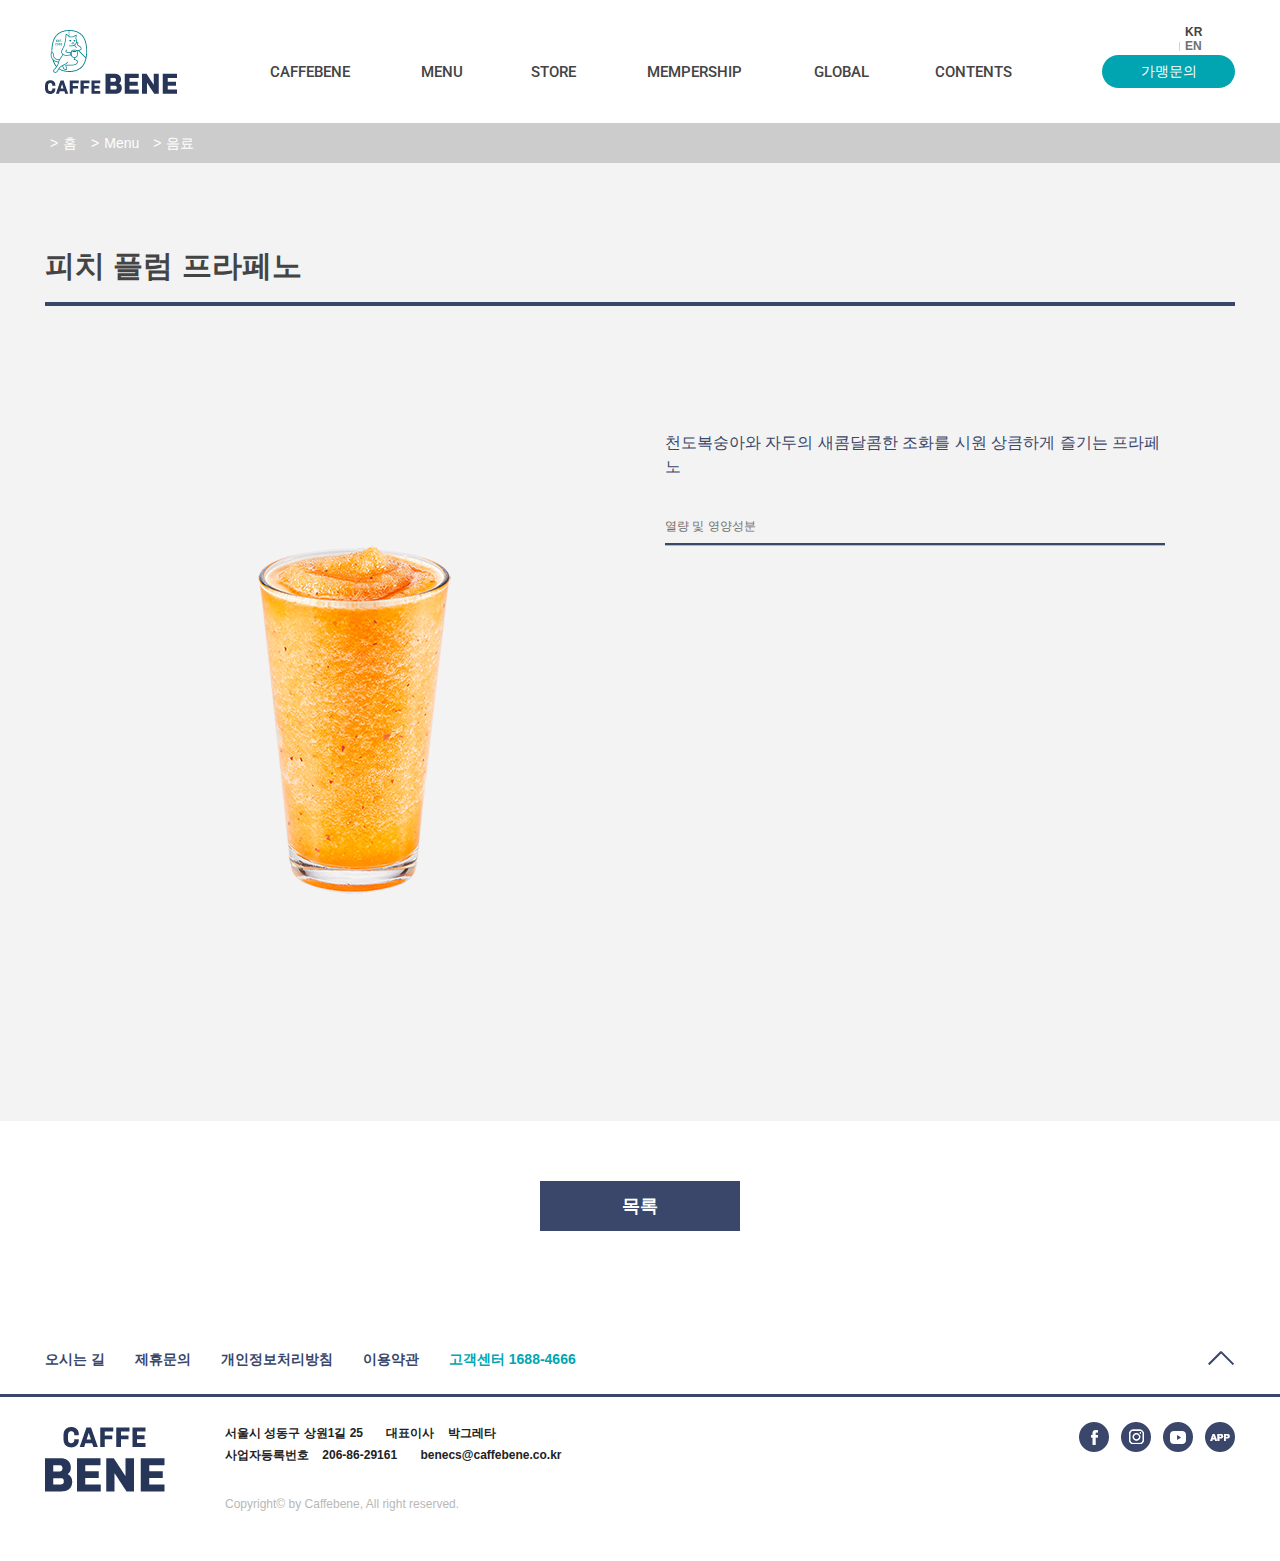
<file: NewMenuList5.html>
<!DOCTYPE html>
<html lang="en">
  <head>
    <meta charset="UTF-8">
    <title>피치 플럼 프라페노</title>
    <meta property="og:title" content="CAFFEBENE">
    <meta property="og:image" content="http://caffebene.com/images/common/share_image.jpg?20200625">
    <meta property="og:url" content="#">
    <link rel="icon" type="image/png" sizes="32x32" href="http://caffebene.com/favicon-32x32.png?20200625">
    <link rel="stylesheet" href="css/header.css">
    <link rel="stylesheet" type="text/css" href="css/newmenu.css">
    <link rel="stylesheet" type="text/css" href="css/menulist.css">
    <script src="http://ajax.googleapis.com/ajax/libs/jquery/1.11.2/jquery.min.js"></script>
    <script src="js/header.js"></script>
</head>
<body>
    <div id="wrap">
      <header id="header">
        <div class="static">
            <h1 class="logo"><a href="index.html">caffeBENE</a></h1>
            <nav id="gnb">
                <ul class="mainmenu">
                    <li><a class="menutitle">Caffebene</a>
                        <ul class="submenu">
                            <li><a>브랜드 스토리</a></li>
                            <li><a>베네캣 스토리</a></li>
                            <li><a>카페베네 원두</a></li>
                            <li><a>카페베네 소식</a></li>
                        </ul>
                    </li>
                    <li><a href="newmenu.html" class="menutitle">Menu</a>
                        <ul class="submenu">
                            <li><a href="newmenu.html">신메뉴</a></li>
                            <li><a>커피</a></li>
                            <li><a>음료</a></li>
                            <li><a>디저트</a></li>
                            <li><a>MD상품</a></li>
                            <li><a>Retail</a></li>
                        </ul>
                    </li>
                    <li><a class="menutitle">Store</a>
                        <ul class="submenu">
                            <li><a>국내</a></li>
                            <li><a>해외</a></li>
                        </ul>
                    </li>
                    <li><a class="menutitle">Mempership</a>
                        <ul class="submenu">
                            <li><a>등급&amp;혜택</a></li>
                            <li><a>가입방법안내</a></li>
                            <li><a>서비스</a></li>
                            <li><a>FAQ</a></li>
                        </ul>
                    </li>
                    <li><a href="support.html" class="menutitle">Global</a>
                        <ul class="submenu">
                            <li><a>해외매장안내</a></li>
                            <li><a href="support.html">해외사업소개</a></li>
                            <li><a>해외가맹&amp;유통문의</a></li>
                        </ul>
                    </li>
                    <li><a class="menutitle">Contents</a>
                        <ul class="submenu">
                            <li><a>커피</a></li>
                            <li><a>우리동네</a></li>
                            <li><a>사람들</a></li>
                            <li><a>메뉴</a></li>
                            <li><a>이벤트</a></li>
                            <li><a>매장</a></li>
                        </ul>
                    </li>
                </ul>
            </nav>

            <a class="btn">가맹문의</a>

            <div class="lang">
                <a class="kr">KR</a>
                <a class="en">EN</a>
            </div>
        </div>
    </header><!--header-->

        <div id="container" class="sub">
            <section class="sub-top">
                
                <div class="path">
                    <div class="static">
                        <a href="index.html"><span >홈</span></a>
                        <a href="newmenu.html"><span>Menu</span></a>
                        <a href="#"><span>음료</span></a>
                    </div>
                </div>
            </section>
        <section class="sub-contents wide">
            <div class="menu-detail">
                <div class="static">
                    <h2>피치 플럼 프라페노</h2>
                    <div class="menu-detail-view">
                        <div class="menu-detail-view-photo">
                             <img src="img/PeachPlumFrappeno.png" alt="피치 플럼 프라페노">
                        </div>
 
                                                <div class="menu-detail-view-info">
                            <p class="t1">천도복숭아와 자두의 새콤달콤한 조화를 시원 상큼하게 즐기는 프라페노</p>
              <p class="t2">열량 및 영양성분</p>
			    <table class="mdv-tb1 row">
                             <colgroup>
                              <col style="width:auto">
                              <col style="width:45%">
                             </colgroup>   
                              <tbody>
			       </tbody>									
                           </table>  
			 </div>			   					  
                   </div>
                </div>
            </div>            
            <div class="board-btn-btm">
	     <a href="newmenu.html" class="btn-lg b-blue"><fonttemp>목록</fonttemp></a> <!-- 목록 클릭하면 신메뉴 페이지로 돌아가게 했습니다-->
            </div>
        </section>
    </div>
<footer id="footer">
	<div class="footer-top">
          <div class="static">
            <ul>
              <li><a>오시는 길</a></li>
              <li><a>제휴문의</a></li>
              <li><a>개인정보처리방침</a></li>
              <li><a>이용약관</a></li>
              <li><span>고객센터 1688-4666</span></li>
            </ul>
            <button type="button" onclick="window.scrollTo({top:0, left:0, behavior:'smooth'})" class="btn-top">Top</button>
          </div>
        </div>
          
        <div class="footer-btm">
          <div class="static">
            <div class="footer-btm-info">
              <div class="info">
                <address>서울시 성동구 상원1길 25</address>
                <span class="tt">대표이사</span>
                <span class="ts">박그레타</span>
                <br>
                <span class="tt">사업자등록번호</span>
                <span class="ts">206-86-29161</span>
                <span>benecs@caffebene.co.kr</span>
              </div>
              <p class="copy">Copyright© by Caffebene, All right reserved.</p>
            </div>
            <div class="footer-btm-sns">
              <a href="페북주소" target="_blank" class="ico-fb">페이스북</a>
              <a href="인스타주소" target="_blank" class="ico-inst">인스타그램</a>
              <a href="유투브주소" target="_blank" class="ico-youtube">유투브</a>
              <a href="자사앱링크" class="ico-app">APP</a>
            </div>
          </div>
        </div>
</footer><!-- id : footer -->	
</div><!-- id : wrap-->
</body>
</html>
</file>
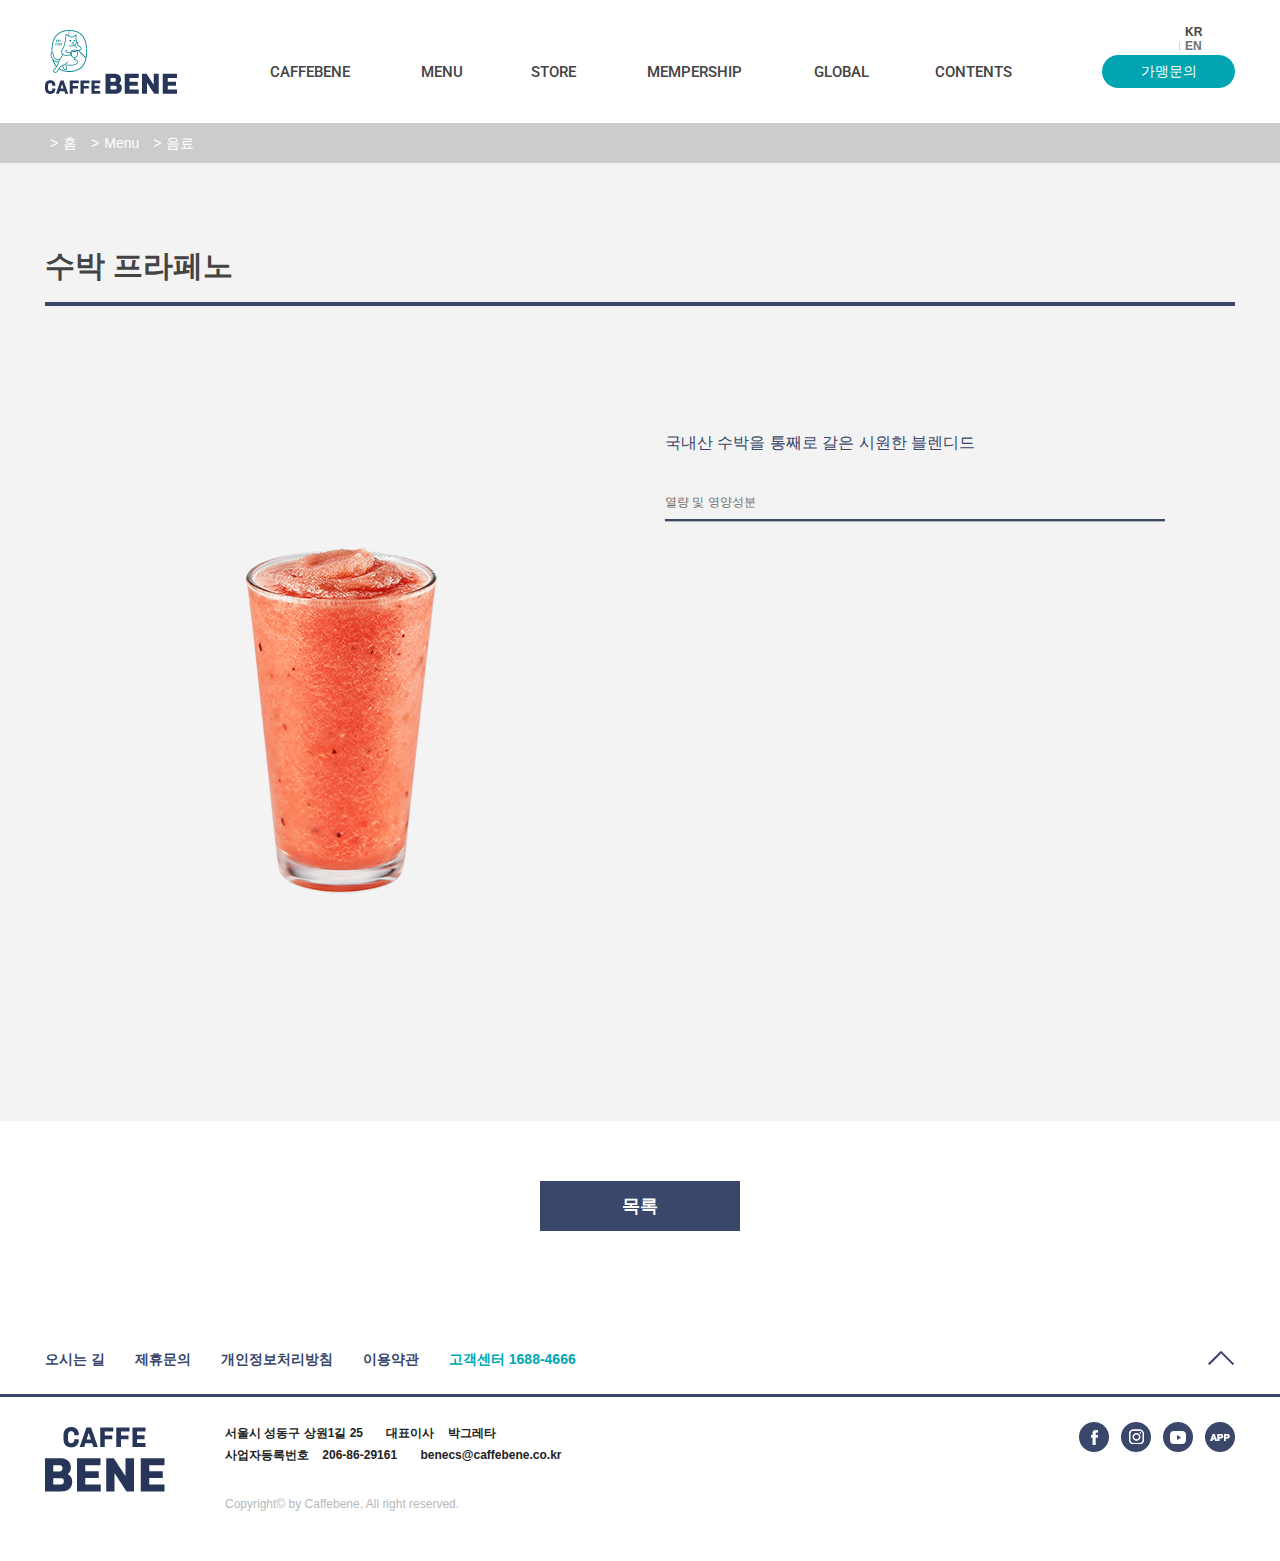
<file: NewMenuList6.html>
<!DOCTYPE html>
<html lang="en">
  <head>
    <meta charset="UTF-8">
    <title>수박 프라페노</title>
    <meta property="og:title" content="CAFFEBENE">
    <meta property="og:image" content="http://caffebene.com/images/common/share_image.jpg?20200625">
    <meta property="og:url" content="#">
    <link rel="icon" type="image/png" sizes="32x32" href="http://caffebene.com/favicon-32x32.png?20200625">
    <link rel="stylesheet" href="css/header.css">
    <link rel="stylesheet" type="text/css" href="css/newmenu.css">
    <link rel="stylesheet" type="text/css" href="css/menulist.css">
    <script src="http://ajax.googleapis.com/ajax/libs/jquery/1.11.2/jquery.min.js"></script>
    <script src="js/header.js"></script>
</head>
<body>
    <div id="wrap">
      <header id="header">
        <div class="static">
            <h1 class="logo"><a href="index.html">caffeBENE</a></h1>
            <nav id="gnb">
                <ul class="mainmenu">
                    <li><a class="menutitle">Caffebene</a>
                        <ul class="submenu">
                            <li><a>브랜드 스토리</a></li>
                            <li><a>베네캣 스토리</a></li>
                            <li><a>카페베네 원두</a></li>
                            <li><a>카페베네 소식</a></li>
                        </ul>
                    </li>
                    <li><a href="newmenu.html" class="menutitle">Menu</a>
                        <ul class="submenu">
                            <li><a href="newmenu.html">신메뉴</a></li>
                            <li><a>커피</a></li>
                            <li><a>음료</a></li>
                            <li><a>디저트</a></li>
                            <li><a>MD상품</a></li>
                            <li><a>Retail</a></li>
                        </ul>
                    </li>
                    <li><a class="menutitle">Store</a>
                        <ul class="submenu">
                            <li><a>국내</a></li>
                            <li><a>해외</a></li>
                        </ul>
                    </li>
                    <li><a class="menutitle">Mempership</a>
                        <ul class="submenu">
                            <li><a>등급&amp;혜택</a></li>
                            <li><a>가입방법안내</a></li>
                            <li><a>서비스</a></li>
                            <li><a>FAQ</a></li>
                        </ul>
                    </li>
                    <li><a href="support.html" class="menutitle">Global</a>
                        <ul class="submenu">
                            <li><a>해외매장안내</a></li>
                            <li><a href="support.html">해외사업소개</a></li>
                            <li><a>해외가맹&amp;유통문의</a></li>
                        </ul>
                    </li>
                    <li><a class="menutitle">Contents</a>
                        <ul class="submenu">
                            <li><a>커피</a></li>
                            <li><a>우리동네</a></li>
                            <li><a>사람들</a></li>
                            <li><a>메뉴</a></li>
                            <li><a>이벤트</a></li>
                            <li><a>매장</a></li>
                        </ul>
                    </li>
                </ul>
            </nav>

            <a class="btn">가맹문의</a>

            <div class="lang">
                <a class="kr">KR</a>
                <a class="en">EN</a>
            </div>
        </div>
    </header><!--header-->

        <div id="container" class="sub">
            <section class="sub-top">
                
                <div class="path">
                    <div class="static">
                        <a href="index.html"><span >홈</span></a>
                        <a href="newmenu.html"><span>Menu</span></a>
                        <a href="#"><span>음료</span></a>
                    </div>
                </div>
            </section>
        <section class="sub-contents wide">
            <div class="menu-detail">
                <div class="static">
                    <h2>수박 프라페노</h2>
                   <div class="menu-detail-view">
                       <div class="menu-detail-view-photo">
                            <img src="img/WaterMelonFrappeno.png" alt="수박 프라페노">
                       </div>

                       						<div class="menu-detail-view-info">
						   <p class="t1">국내산 수박을 통째로 갈은 시원한 블렌디드</p>
              <p class="t2">열량 및 영양성분</p>
			    <table class="mdv-tb1 row">
                             <colgroup>
                              <col style="width:auto">
                              <col style="width:45%">
                             </colgroup>   
                              <tbody>
			       </tbody>									
                           </table>  
			 </div>			   					  
                   </div>
                </div>
            </div>            
            <div class="board-btn-btm">
	     <a href="newmenu.html" class="btn-lg b-blue"><fonttemp>목록</fonttemp></a> <!-- 목록 클릭하면 신메뉴 페이지로 돌아가게 했습니다-->
            </div>
        </section>
    </div>
<footer id="footer">
	<div class="footer-top">
          <div class="static">
            <ul>
              <li><a>오시는 길</a></li>
              <li><a>제휴문의</a></li>
              <li><a>개인정보처리방침</a></li>
              <li><a>이용약관</a></li>
              <li><span>고객센터 1688-4666</span></li>
            </ul>
            <button type="button" onclick="window.scrollTo({top:0, left:0, behavior:'smooth'})" class="btn-top">Top</button>
          </div>
        </div>
          
        <div class="footer-btm">
          <div class="static">
            <div class="footer-btm-info">
              <div class="info">
                <address>서울시 성동구 상원1길 25</address>
                <span class="tt">대표이사</span>
                <span class="ts">박그레타</span>
                <br>
                <span class="tt">사업자등록번호</span>
                <span class="ts">206-86-29161</span>
                <span>benecs@caffebene.co.kr</span>
              </div>
              <p class="copy">Copyright© by Caffebene, All right reserved.</p>
            </div>
            <div class="footer-btm-sns">
              <a href="페북주소" target="_blank" class="ico-fb">페이스북</a>
              <a href="인스타주소" target="_blank" class="ico-inst">인스타그램</a>
              <a href="유투브주소" target="_blank" class="ico-youtube">유투브</a>
              <a href="자사앱링크" class="ico-app">APP</a>
            </div>
          </div>
        </div>
</footer><!-- id : footer -->	
</div><!-- id : wrap-->
</body>
</html>
</file>
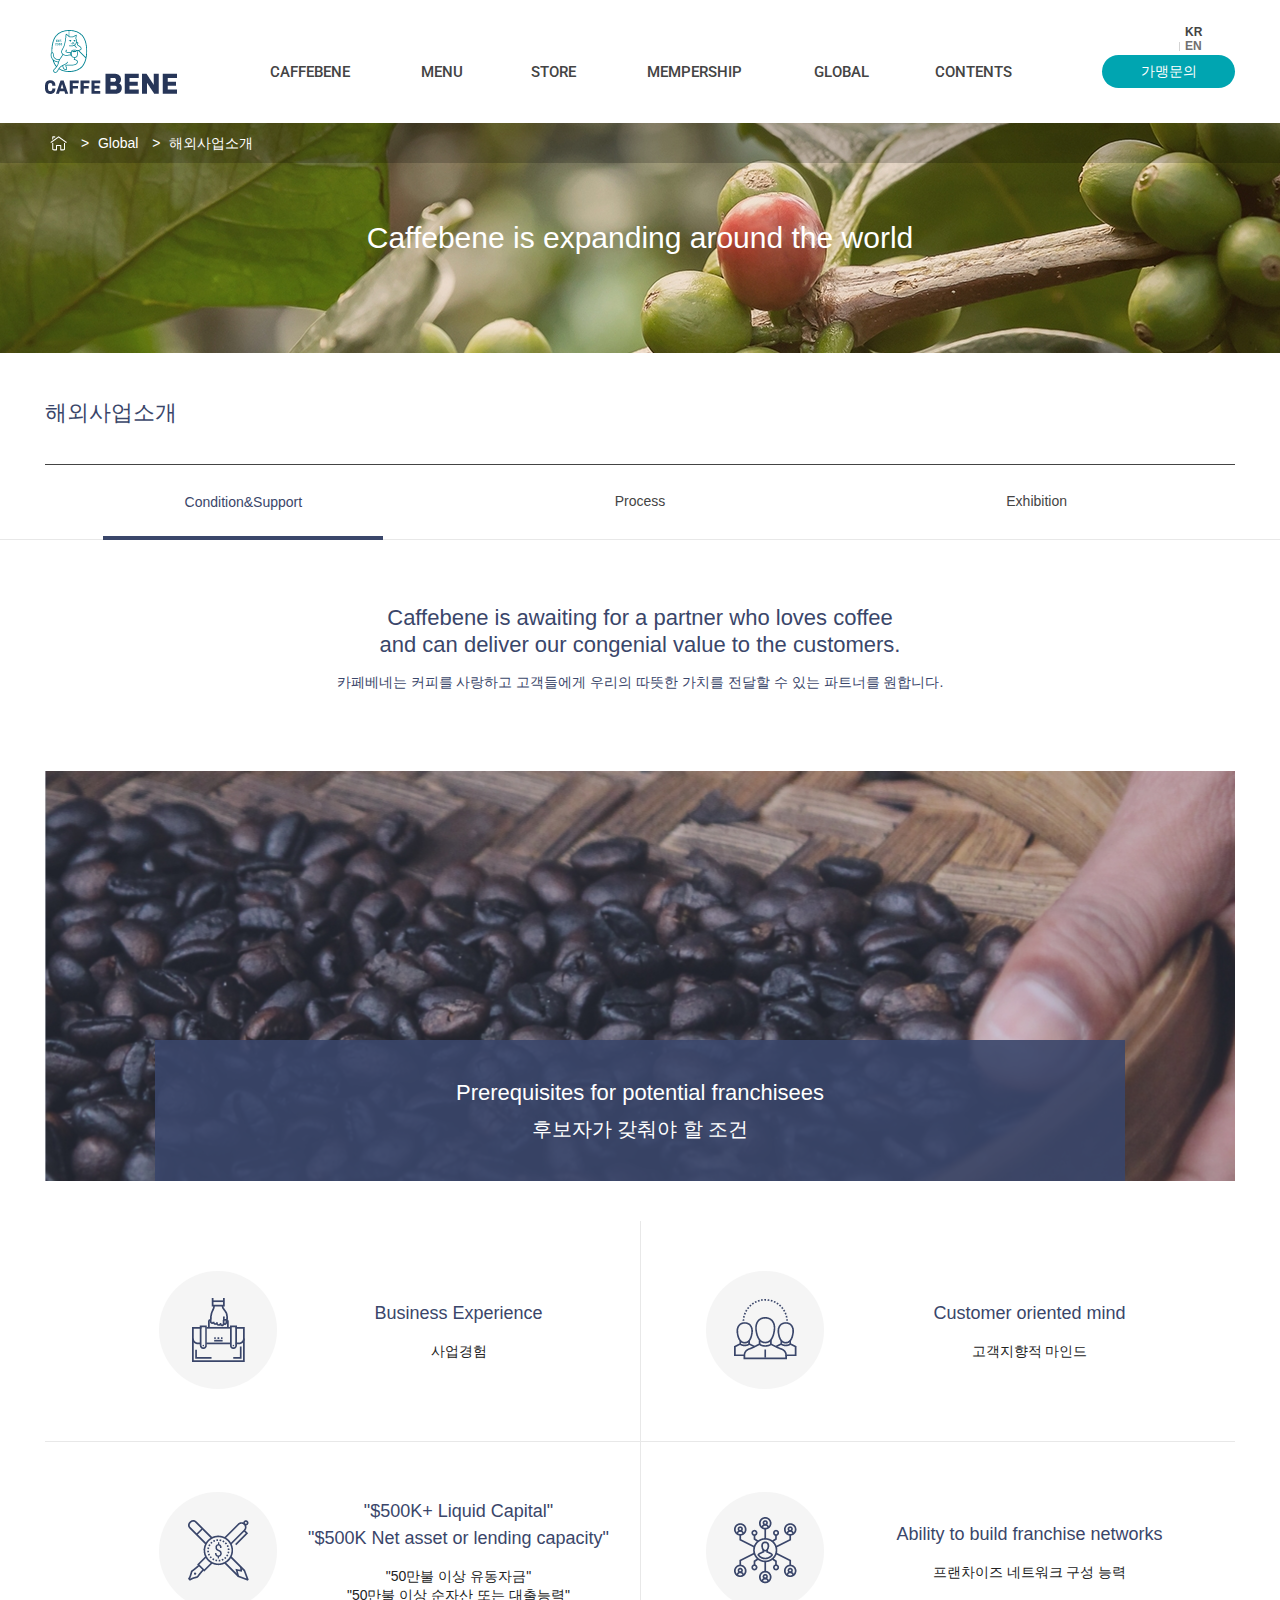
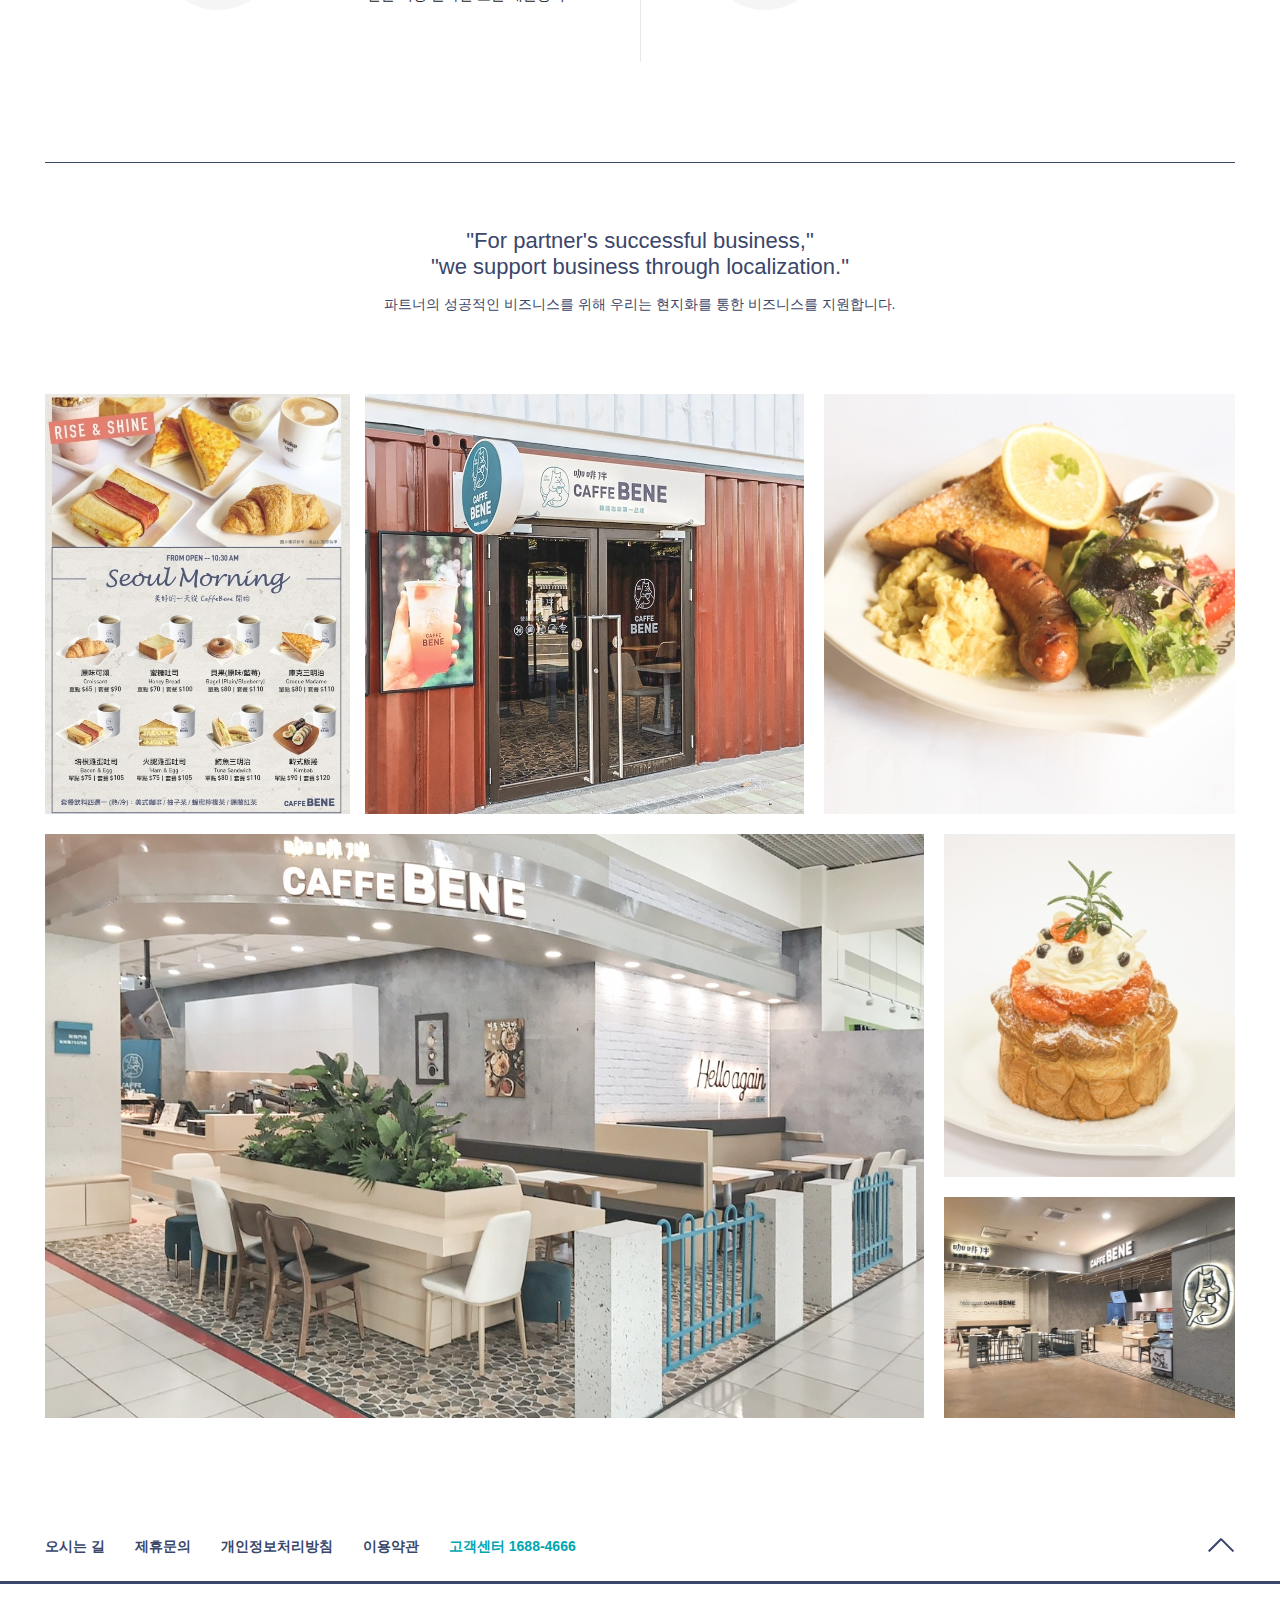
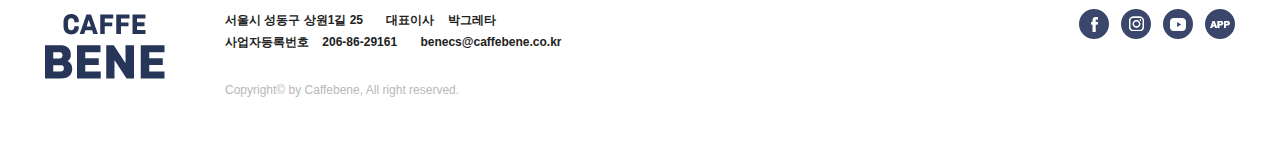
<file: support.html>
<!DOCTYPE html>
<html lang="ko">
    <head>
        <meta charset="UTF-8">
        <title>해외사업소개</title>
        <meta property="og:title" content="CAFFEBENE">
        <meta property="og:image" content="http://caffebene.com/images/common/share_image.jpg?20200625">
        <meta property="og:url" content="#">
        <link rel="icon" type="image/png" sizes="32x32" href="http://caffebene.com/favicon-32x32.png?20200625">
        <link rel="stylesheet" href="css/header.css">
        <link rel="stylesheet" type="text/css" href="css/newmenu.css">
        <link rel="stylesheet" type="text/css" href="css/menulist.css">
        <script src="http://ajax.googleapis.com/ajax/libs/jquery/1.11.2/jquery.min.js"></script>
        <script src="js/header.js"></script>
    </head>
    <body>
        <div id="wrap">
          <header id="header">
            <div class="static">
                <h1 class="logo"><a href="H+M.html">caffeBENE</a></h1>
                <nav id="gnb">
                    <ul class="mainmenu">
                        <li><a class="menutitle">Caffebene</a>
                            <ul class="submenu">
                                <li><a>브랜드 스토리</a></li>
                                <li><a>베네캣 스토리</a></li>
                                <li><a>카페베네 원두</a></li>
                                <li><a>카페베네 소식</a></li>
                            </ul>
                        </li>
                        <li><a href="newmenu.html" class="menutitle">Menu</a>
                            <ul class="submenu">
                                <li><a href="newmenu.html">신메뉴</a></li>
                                <li><a>커피</a></li>
                                <li><a>음료</a></li>
                                <li><a>디저트</a></li>
                                <li><a>MD상품</a></li>
                                <li><a>Retail</a></li>
                            </ul>
                        </li>
                        <li><a class="menutitle">Store</a>
                            <ul class="submenu">
                                <li><a>국내</a></li>
                                <li><a>해외</a></li>
                            </ul>
                        </li>
                        <li><a class="menutitle">Mempership</a>
                            <ul class="submenu">
                                <li><a>등급&amp;혜택</a></li>
                                <li><a>가입방법안내</a></li>
                                <li><a>서비스</a></li>
                                <li><a>FAQ</a></li>
                            </ul>
                        </li>
                        <li><a href="support.html" class="menutitle">Global</a>
                            <ul class="submenu">
                                <li><a>해외매장안내</a></li>
                                <li><a href="support.html">해외사업소개</a></li>
                                <li><a>해외가맹&amp;유통문의</a></li>
                            </ul>
                        </li>
                        <li><a class="menutitle">Contents</a>
                            <ul class="submenu">
                                <li><a>커피</a></li>
                                <li><a>우리동네</a></li>
                                <li><a>사람들</a></li>
                                <li><a>메뉴</a></li>
                                <li><a>이벤트</a></li>
                                <li><a>매장</a></li>
                            </ul>
                        </li>
                    </ul>
                </nav>
    
                <a class="btn">가맹문의</a>
    
                <div class="lang">
                    <a class="kr">KR</a>
                    <a class="en">EN</a>
                </div>
            </div>
        </header><!--header-->

        <div id="container" class="sub hi">
            <section class="sub-top">
                <div class="sub-visual">
                    <img src="img/sub-global.jpg" alt>
                 <div class="txt">
                     <p>Caffebene is expanding around the world</p>
                 </div>   
                </div>
                <div class="path">
                    <div class="static">
                        <a href="index.html">
                            <span class="home"> 홈</span>
                        </a>
                        <a>
                            <span>
                               
                                Global
                            </span>
                        </a>
                        <span>
                            
                            해외사업소개
                        </span>
                    </div>
                </div>
            </section>
            <section class="page-title">
                <div class="s-title-ty1">
                    <h2 class="s-title">해외사업소개</h2>
                </div>
            </section>
            <section class="page-tab">
                <div class="static">
                    <ul class="tab col3 introduction-tab">
                        <li class="on">
                            <a href="support.html">
                                Condition&Support
                                
                            </a>
                        </li>
                        <li>
                            <a>Process</a>
                        </li>
                        <li>
                            <a>Exhibition</a>
                        </li>
                       
                    </ul>
                </div>
               
            </section>
            <section class="sub-contents">
                <div class="g-intro-sect1">
                    <div class="ment">
                        <p class="t1">
                            Caffebene is awaiting for a partner who loves coffee <br>
                            and can deliver our congenial value to the customers.
                        </p>
                        <p class="t2"> 카페베네는 커피를 사랑하고 고객들에게 우리의 따뜻한 가치를 
                            전달할 수 있는 파트너를 원합니다.
                        </p>
                    </div>
                </div>
                <div class="g-intro-sect2">
                    <div class="vs-bx">
                        <div class="inner-bx">
                            <p class="t1">Prerequisites for potential franchisees</p>
                            <p class="t2">후보자가 갖춰야 할 조건</p>
                        </div>
                    </div>
                   <div class="g-intro-bxs">
                       <div class="bx1">
                           <div class="gc-bx gc-bx1">
                               
                           </div>
                           <div class="inner">
                               <p class="tx1">Business Experience</p>
                               <p class="tx2">사업경험</p>
                           </div>
                       </div>
                       <div class="bx2">
                           <div class="gc-bx gc-bx2">
                              
                           </div>
                           <div class="inner">
                               <p class="tx1">Customer oriented mind</p>
                               <p class="tx2">고객지향적 마인드</p>
                           </div>
                       </div>
                       <div class="bx3">
                           <div class="gc-bx gc-bx3">
                              
                           </div>
                           <div class="inner">
                               <p class="tx1">
                                   "$500K+ Liquid Capital"<br>
                                   "$500K Net asset or lending capacity" 
                               </p>
                               <p class="tx2">
                                   "50만불 이상 유동자금"<br>
                                   "50만불 이상 순자산 또는 대출능력"
                               </p>
                           </div>
                       </div>
                       <div class="bx4">
                           <div class="gc-bx gc-bx4">
                              
                           </div>
                           <div class="inner">
                               <p class="tx1">Ability to build franchise networks</p>
                               <p class="tx2">프랜차이즈 네트워크 구성 능력</p>
                           </div>
                       </div>
                   </div>
                </div>
                <div class="g-intro-sect3">
                    <div class="ment">
                        <p class="t1">
                            "For partner's successful business,"<br>
                            "we support business through localization."
                        </p>
                        <p class="t2">파트너의 성공적인 비즈니스를 위해 우리는 현지화를 통한
                            비즈니스를 지원합니다.
                        </p>
                    </div>
                    <div class="g-intro-sect-photos">
                        <img src="img/cs-photo1.jpg" alt="대만_Seoul Morning" class="p1">
                        <img src="img/cs-photo2.jpg" alt="caffebene_타이남 버스터미널점" class="p2">
                        <img src="img/cs-photo3.jpg" alt="브루나이_Nasi Lemak Kimbap" class="p3">
                        <img src="img/cs-photo4.jpg" alt="caffebene_까르푸 신난점" class="p4">
                        <img src="img/cs-photo5.jpg" alt="브루나이_Chicken Popcorn Gochujang" class="p5">
                        <img src="img/cs-photo6.jpg" alt="caffebene_까르푸 신인점" class="p6">
                    </div>
                </div>
            </section>
        </div>
        <footer id="footer">
            <div class="footer-top">
                <div class="static">
                  <ul>
                    <li><a>오시는 길</a></li>
                    <li><a>제휴문의</a></li>
                    <li><a>개인정보처리방침</a></li>
                    <li><a>이용약관</a></li>
                    <li><span>고객센터 1688-4666</span></li>
                  </ul>
                  <button type="button" onclick="window.scrollTo({top:0, left:0, behavior:'smooth'})" class="btn-top">Top</button>
                </div>
              </div>
                
              <div class="footer-btm">
                <div class="static">
                  <div class="footer-btm-info">
                    <div class="info">
                      <address>서울시 성동구 상원1길 25</address>
                      <span class="tt">대표이사</span>
                      <span class="ts">박그레타</span>
                      <br>
                      <span class="tt">사업자등록번호</span>
                      <span class="ts">206-86-29161</span>
                      <span>benecs@caffebene.co.kr</span>
                    </div>
                    <p class="copy">Copyright© by Caffebene, All right reserved.</p>
                  </div>
                  <div class="footer-btm-sns">
                    <a href="페북주소" target="_blank" class="ico-fb">페이스북</a>
                    <a href="인스타주소" target="_blank" class="ico-inst">인스타그램</a>
                    <a href="유투브주소" target="_blank" class="ico-youtube">유투브</a>
                    <a href="자사앱링크" class="ico-app">APP</a>
                  </div>
                </div>
              </div>
        </footer>
    </body>
</html>
</file>
<file: css/header.css>
@import url('https://fonts.googleapis.com/css2?family=Noto+Sans+KR:wght@400;500;700&display=swap');
@import url('https://fonts.googleapis.com/css2?family=Noto+Sans+KR:wght@400;500;700&family=Roboto:wght@400;500;700&display=swap');
* {
  margin: 0;
  padding: 0;
  vertical-align: top;
  outline: 0;
}
ul, li {
  list-style: none;
}
a:link {
  text-decoration: none; /*링크 밑줄 삭제*/
}
a, button, label {
  display: inline-block;
}
button {
  outline: none; /*버튼 박스 외관선 삭제*/
}
button, img {
  vertical-align: middle; /*중앙으로 띄움*/
}
.static {
  width: 1190px;
  margin: 0 auto;
}
/* font 관련 설정 */
body {
  font-family: 'Noto Sans KR', sans-serif;
  font-size: 14px/1.2;
  color: #222;
}
#gnb li a { /*카테고리 기본 폰트*/
  font-family: 'Roboto', sans-serif;
  font-weight: 400;
  color: #444;
}
#gnb ul li:hover a { /*hover 시 색 변환*/
  color: #3a466a;
}
/* main */
.main .aside {
  position: fixed;
  top: 160px;
  right: 50%;
  margin-right: -762px;
  z-index: 9;
}
.aside-insta {
  margin-top: 397px;
  display: block;
}
/* header */
#header {
  height: 123px; /*헤더 높이*/
  background-color: #fff;
  transition: all 0.5s;
}
#header:after {
  content: '';
  display: block;
  position: absolute;
  top: 122px;
  left: 0;
  width: 100%;
  height: 230px;
  opacity: 0;
  visibility: hidden;
  z-index: -1;
}
#header.open:after { /*서브메뉴 배경*/
  top: 122px; /*상단으로부터 122px아래 위치(헤더 높이 123px)*/
  height: 231px;
  background-color: rgba(242, 242, 242, 0.9);
  opacity: 1;
  z-index: 11;
  visibility: visible; /*열리면 보임*/
}
#header.open #gnb>.mainmenu>li>.submenu {
  z-index: 12; /*서브메뉴는 배경 위 레이어*/
  visibility: visible;
  opacity: 1;
}
#header.sticky, #header.on {
  position: fixed;
  width: 100%;
  z-index: 101;
}
#header .static::after {
  content: '';
  display: block;
  clear: both;
}
/*헤더 로고*/
#header .logo {
  float: left;
  margin-top: 30px;
}
#header .logo a {
  display: block;
  width: 132px;
  height: 64px;
  background: url(../img/logo.png) no-repeat;
  font-size: 0;
}
/*상단 메뉴*/
#gnb {
  float: left; /*로고 옆에 나란히 위치*/
  margin: 63px 0 4px 57px;
}
#gnb>.mainmenu>li {
  float: left;
  position: relative;
}
#gnb>.mainmenu>li>a {
  display: block;
  padding: 0 29px;
  height: 18px;
  font-size: 15px;
  line-height: 1.2;
  color: #444;
  text-align: center;
  text-transform: uppercase; /*소문자를 대문자로 변환*/
  font-weight: 500; 
}
#gnb .submenu li {
  display: block;
  padding: 3px 0 10px 0;
}
#gnb>.mainmenu>li>.submenu {
  position: absolute;
  width: 100%;
  padding-top: 60px;
  z-index: -1;
  text-align: center;
  visibility: hidden;
  opacity: 1;
  height: 180px;
}
#gnb .submenu>li>a {
  padding-top: 0.5rem 0;
  font-size: 14px;
  font-family: 'Roboto';
}
#gnb .submenu>li>a:hover {
  text-decoration: underline;
  font-weight: 700;
}
#gnb>.mainmenu>li.on a {
  color: #3a466a;
}
#gnb>.mainmenu>li:nth-child(1)>a { width: 94px; }
#gnb>.mainmenu>li:nth-child(2)>a { width: 54px; }
#gnb>.mainmenu>li:nth-child(3)>a { width: 52px; }
#gnb>.mainmenu>li:nth-child(4)>a { width: 114px;}
#gnb>.mainmenu>li:nth-child(5)>a { width: 64px; }
#gnb>.mainmenu>li:nth-child(6)>a { width: 84px; }
/*가맹문의 버튼*/
#header .btn {
  float: right;
  margin-top: 55px;
  width: 133px;
  background-color: #00a5b1;
  border-radius: 20px;
  padding: 8px 0 8px;
  text-align: center;
  font-size: 14px;
  color: #fff;
}
/*언어 선택*/
#header .lang {
  /* position: absolute; */
  position: relative;
  top: 25px;
  right: -135px;
  font-size: 12px;
}
#header .lang a {
  display: inline-block;
  padding: 0 5px 0 6px;
  font-size: 12px;
  font-weight: bold;
}
.lang .kr {
  color: #444;
}
.lang .en {
  position: relative;
  color: #707070;
}
.lang .en::before {
  content: '';
  display: block;
  position: absolute;
  top: 3px; left: 0;
  width: 1px;
  height: 9px;
  background: #d4d4d4;
}
/* footer */
footer {
  display: block;
  height: 209px;
}
.footer-top {
  height: 43px;
}
.footer-top .static {
  position: relative;
  padding-bottom: 27px;

}
.footer-top .static ul li span {
  display: inline;
}
.footer-top ul {
  overflow: hidden;
}
.footer-top ul li {
  display: block;
  font-size: 14px;
  font-weight: 700;
  float: left;
  margin-right: 30px;
}
.footer-top ul li a {
  color: #3a466a;
}
.footer-top ul li span {
  color: #00a6b1;
}
.footer-top .btn-top {
  position: absolute;
  top: 0;
  right: 0;
  background: url(../img/ico-arr-top.png);
  display: inline-block;
  width: 27px;
  height: 15px;
  font-size: 0;
  border: 0;
  outline: 0;
}

.footer-btm {
  height: 163px;
  border-top: 3px solid #3a466a;
}
.footer-btm .static {
  overflow: hidden;
  padding: 25px 0 50px;
}
.footer-btm-info {
  float: left;
  padding-left: 180px;
  background: url(../img/footer-logo.png) no-repeat 0 5px;
}
.footer-btm-info .info {
  font-size: 12px;
  font-weight: bold;
}
.footer-btm-info address {
  display: inline-block;
  margin-top: 4px;
  margin-bottom: 4px;
  margin-right: 20px;
  font-style: normal;
}
.footer-btm-info .info span {
  display: inline-block;
  margin-top: 4px;
  margin-bottom: 4px;
  vertical-align: middle;
}
.footer-btm-info .info .tt {
  margin-right: 10px;
}
.footer-btm-info .info .ts {
  margin-right: 20px;
}
.footer-btm-info .copy {
  margin-top: 30px;
  color: #b8b8b8;
  font-weight: 300;
  font-size: 12px;
}
.footer-btm-sns {
  float: right;
}
.footer-btm-sns a {
  margin: 0 4px;
}
.ico-fb, .ico-inst, .ico-youtube, .ico-app {
  display: inline-block;
  width: 30px;
  height: 30px;
  font-size: 0;
}
.ico-fb {
  background: url(../img/ico-fb.png) no-repeat 50% 50%;
}
.ico-inst {
  background: url(../img/ico-insta.png) no-repeat 50% 50%;
}
.ico-youtube {
  background: url(../img/ico-youtub.png) no-repeat 50% 50%;
}
.footer-btm-sns a:last-child {
  margin-right: 0;
}
.ico-app {
  background: url(../img/ico-app.png) no-repeat 50% 50%;
}
</file>
<file: css/menulist.css>
/*menu list*/
fonttemp{
    color: white;
    font-weight:bold;
}
.b-blue {
  background: #3a466a;
}
.btn-lg {
  min-width: 200px;
  height: 50px;
  padding: 15px 20px;
  font-size: 18px;
  font-weight: 500;
  color: #ffffff;
  text-align: center;
 
}
.btn-sm, .btn-md, .btn-lg {
  display: inline-block;
  box-sizing: border-box;
  vertical-align: middle;
}
.sub-contents.wide{width:100%;}
.sub-contents{width:1190px;margin:0 auto;padding-bottom:120px}
.menu-detail{padding:60px 0 70px;background:#f2f2f2f2}
.menu-detail h2{padding-bottom:18px;font-size:30px;border-bottom:4px solid #3a466a;color:#444}
.menu-detail-view{overflow: hidden;padding:60px 0}
.menu-detail-view-photo{float:left;width:620px;text-align:center;}
.menu-detail-view-info{float:right;width:500px;padding-right:70px}
.menu-detail-view-info .mdv-tb1{margin-top:10px;}
.mdv-tb1{width:100%;font-size:12px;border-bottom:1px solid #b7b7b7}
.mdv-tb1.row{border-top:2px solid #3a466a}
.menu-detail-view-info .t2{margin-top:40px;font-size:12px;color:#707070}
.menu-detail-view-info .t1 {
    margin-top: 40px;
    font-size: 16px;
    color: #3a466a;
    line-height: 1.5;
}
.board-btn-btm {
    margin-top: 60px;
    text-align: center;
    color:#ffffff	
}

.static {
    width: 1190px;
    margin: 0 auto;
}

/* support */

a:-webkit-any-link {
    color: -webkit-link;
    cursor: pointer;
    text-decoration: underline;
}
.tab.col3>li {
    width: 33.3333%;
}
.tab>li {
    float: left;
}
.tab>li.on>a {
    position: relative;
    bottom: -1px;
    font-weight: 500;
    color: #3a466a;
}
.introduction-tab>li>a {
    width: 280px;
    margin: 0 auto;
}
.tab>li>a {
    display: block;
    padding: 28px 0 30px;
    font-size: 14px;
    color: #444;
    text-align: center;
}
a:link {
    text-decoration: none;
}
.tab>li.on>a:after {
    content: '';
    display: block;
    position: absolute;
    bottom: 0;
    left: 0;
    width: 100%;
    height: 4px;
    background: #3a466a;
}
.tab::after {
    content: '';
    clear: both;
    display: block;
}

#container {
    position: relative;
}

.sub-top .sub-visual .txt {
    position: absolute;
    top: 0px;
    left: 50%;
    width: 1190px;
    height: 230px;
    margin-left: -595px;
    display: flex;
    justify-content: center;
    align-items: center;
}
.page-title .s-title-ty1 {
    width: 1190px;
    margin: 0 auto;
    padding-top: 30px;
}
.s-title-ty1 {
    display: flex;
    justify-content: space-between;
    align-items: flex-end;
    margin-bottom: 40px;
    padding: 38px 0 20px;
    border-bottom: 1px solid #444;
}

.s-title {
    font-size: 22px;
    font-weight: 500;
    color: #3a466a;
    line-height: 1.1;
}

h2 {
    display: block;
    font-size: 1.5em;
    margin-block-start: 0.83em;
    margin-block-end: 0.83em;
    margin-inline-start: 0px;
    margin-inline-end: 0px;
    font-weight: bold;
}
.page-tab {
    position: relative;
    bottom: 0;
    left: 0;
    width: 100%;
}
.sub-top .path a > span:before, .sub-top .path .static > span::before {
    content: '>';
    display: inline-block;
    margin-right: 5px;
}
.ment {
    padding: 65px 0 80px;
    text-align: center;
}
.ment .t1 {
    font-size: 22px;
    font-weight: 500;
    color: #3a466a;
    line-height: 1.2;
}
.ment .t2 {
    margin-top: 15px;
    font-size: 14px;
    color: #3a466a;
    line-height: 1.29;
}

.g-intro-sect2 .vs-bx {
    padding-top: 269px;
    background: url(../img/global-vs1.jpg) no-repeat 50% 0;
}
.g-intro-sect2 .vs-bx .inner-bx {
    width: 970px;
    margin: 0 auto;
    padding: 40px 0;
    background: rgba(58,70,106,0.9);
    color: #fff;
    text-align: center;
}
.g-intro-sect2 .vs-bx .inner-bx .t1 {
    font-size: 22px;
    font-weight: 500;
}
.g-intro-sect2 .vs-bx .inner-bx .t2 {
    margin-top: 10px;
    font-size: 20px;
}
.g-intro-bxs {
    overflow: hidden;
    padding: 40px 0 100px;
    border-bottom: 1px solid #3a466a;
}
.g-intro-bxs .bx1, .g-intro-bxs .bx3 {
    padding-left: 114px;
}
.g-intro-bxs>div {
    display: table;
}
.g-intro-bxs>div {
    float: left;
    width: 50%;
    height: 218px;
    padding-top: 50px;
    padding-bottom: 50px;
    text-align: center;
    box-sizing: border-box;
}
.g-intro-bxs .gc-bx {
    width: 118px;
}
.g-intro-bxs>div>div {
    display: table-cell;
}
.g-intro-bxs .gc-bx1:before {
    background: #f5f5f5 url(../img/cs-ico1.png) no-repeat 50% 50%;
}
.g-intro-bxs .gc-bx:before {
    content: '';
    display: inline-block;
    width: 118px;
    height: 118px;
    background-color: #f5f5f5;
    border-radius: 100%;
    vertical-align: middle;
}
.g-intro-bxs .inner {
    height: 120px;
    vertical-align: middle;
}
.g-intro-bxs .tx1 {
    font-size: 18px;
    color: #3a466a;
    font-weight: 500;
    line-height: 1.5;
}
.g-intro-bxs .tx2 {
    margin-top: 15px;
    line-height: 1.4;
}
.g-intro-bxs .gc-bx2:before {
    background: #f5f5f5 url(../img/cs-ico2.png) no-repeat 50% 50%;
}
.g-intro-bxs .gc-bx3:before {
    background: #f5f5f5 url(../img/cs-ico3.png) no-repeat 50% 50%;
}
.g-intro-bxs .gc-bx4:before {
    background: #f5f5f5 url(../img/cs-ico4.png) no-repeat 50% 50%;
}
.g-intro-bxs .bx2, .g-intro-bxs .bx4 {
    padding-left: 65px;
    border-left: 1px solid #e8e8e8;
}
.g-intro-bxs .bx3, .g-intro-bxs .bx4 {
    border-top: 1px solid #e8e8e8;
}

.g-intro-sect-photos img {
    position: absolute;
}
label, input, button, select, img {
    vertical-align: middle;
    
}

img, hr {
    border: none;
}

.g-intro-sect-photos {
    position: relative;
    width: 1190px;
    height: 1024px;
}
.g-intro-sect-photos .p1 {
    top: 0;
    left: 0;
}
.g-intro-sect-photos .p2 {
    top: 0;
    left: 320px;
}
.g-intro-sect-photos .p3 {
    top: 0;
    right: 0;
}
.g-intro-sect-photos .p4 {
    top: 440px;
    left: 0;
}
.g-intro-sect-photos .p5 {
    top: 440px;
    right: 0;
}
.g-intro-sect-photos .p6 {
    bottom: 0;
    right: 0;
}
.page-tab {
    position: relative;
    bottom: 0;
    left: 0;
    width: 100%;
}
.page-tab:after {
    content: '';
    display: block;
    width: 100%;
    height: 1px;
    background: #e8e8e8;
}
.hi {
    overflow: hidden;
  }
</file>
<file: css/newmenu.css>
@charset "utf-8";
@import "reset.css";

/* 메뉴 */
.tab:after{content:'';clear: both;display: block;}
.tab.col3>li{width:33.3333%;}
.tab.col6>li{width:16.66%;}
.tab.col7{margin:0 40px}
.tab.col7>li{width:14%;}
.tab>li{float:left}
.tab>li>a{display: block;padding:28px 0 30px;font-size:14px;color:#444;text-align: center;}
.tab>li>a:hover{background: #dddddd}
.tab>li.on>a{position:relative;bottom:-1px;font-weight: 500;color:#3a466a}
.tab>li.on>a:after{content:'';display:block;position:absolute;bottom:0;left:0;width:100%;height:4px;background: #3a466a}

/*sub*/
.sub-contents{width:1190px;margin:0 auto;padding-bottom:120px}
.sub-contents.wide{width:100%;}
.sub-top{position:relative;min-height:40px;}
.sub-top .sub-visual{position:relative;top:0;left:50%;width:2560px;height:230px;margin-left:-1280px;text-align:center}
.sub-top .sub-visual .txt{position:absolute;top:0px;left:50%;width:1190px;height:230px;margin-left:-595px;display:flex;justify-content: center;align-items: center;}
.sub-top .sub-visual .txt p{font-size:30px;color:#fff}
.sub-top .sub-visual .txt .t1{font-weight:500;text-transform: uppercase;}
.sub-top .sub-visual .txt .t2{margin-top:15px;font-size:15px}
.sub-top .sub-visual-bene{position:relative;top:0;left:50%;width:2560px;margin-left:-1280px;text-align:center}
.sub-top .path{position:absolute;top:0;left:0;width:100%;height:40px;background:rgba(0,0,0,0.2)}
.sub-top .path a > span,.sub-top .path .static > span{display:inline-block;padding:12px 5px 12px;vertical-align:middle;color:#fff;font-size:14px;font-weight:300;}
.sub-top .path a > span:before,.sub-top .path .static > span:before{content:'>';display:inline-block;margin-right:5px}
.sub-top .path a > span.home{width:17px;height:17px;background:url(../img/ico-home.png) no-repeat 50% 50%;font-size:0}
.sub-top .path a > span.home:before{display:none}
.sub-top .path .static > span{position: relative;}
.sub-top .path .static > span:after{content:'';display:block;position:absolute;top:-1px;right:5px;width:79%;height:5px;background:#fff;display:none}

/*menu*/
.new-menu-slider{position:relative;margin:50px 0 0}
.new-menu-slider .sd{padding:0 180px;;border-bottom:3px solid #3a466a;}
.new-menu-slider .slick-list{text-align: center;}
.new-menu-slider .slick-arrow{display:block;position:absolute;top:641px;width:29px;height:51px;font-size:0;z-index:2}
.new-menu-slider .slick-prev{left:135px;background: url(../img/s-prev.png) no-repeat 50% 50%;}
.new-menu-slider .slick-next{right:135px;background: url(../img/s-next.png) no-repeat 50% 50%;}
.new-menu-txts{padding:40px 0 80px;line-height:1.7;text-align: center;font-family:'Roboto'}
.new-menu-txts p{margin-top:20px}

.menu-list-items{overflow: hidden;margin-top:40px}
.menu-list-items li{float:left;width:260px;margin-right:50px;margin-bottom:60px}
.menu-list-items li:nth-child(4n){margin-right:0;}
.menu-list-item{display:block;background:#f2f2f2;box-sizing: border-box;border:2px solid #f2f2f2}
.menu-list-item .m-photo{padding:30px 15px 0;height:229px}
.menu-list-item .m-photo img{max-width:100%;height:229px}
.menu-list-item .m-name{display:flex;align-items:center;justify-content:center;height:90px;padding:0 15px;color:#3a466a;text-align:center}
.menu-list-item:hover{border:2px solid #3a466a;}
.menu-list-item:hover .m-name{font-weight:700;}
.btn-btm-center{text-align: center;}
.btn-btm-center .btn-bor{min-width:117px}

/*menu list*/
fonttemp{
    color: white;
    font-weight:bold;
}
.b-blue {
  background: #3a466a;
}
.btn-lg {
  min-width: 200px;
  height: 50px;
  padding: 15px 20px;
  font-size: 18px;
  font-weight: 500;
  color: #ffffff;
  text-align: center;
 
}
.btn-sm, .btn-md, .btn-lg {
  display: inline-block;
  box-sizing: border-box;
  vertical-align: middle;
}
.sub-contents.wide{width:100%;}
.sub-contents{width:1190px;margin:0 auto;padding-bottom:120px}
.menu-detail{padding:60px 0 70px;background:#f2f2f2f2}
.menu-detail h2{padding-bottom:18px;font-size:30px;border-bottom:4px solid #3a466a;color:#444}
.menu-detail-view{overflow: hidden;padding:60px 0}
.menu-detail-view-photo{float:left;width:620px;text-align:center;}
.menu-detail-view-info{float:right;width:500px;padding-right:70px}
.menu-detail-view-info .mdv-tb1{margin-top:10px;}
.mdv-tb1{width:100%;font-size:12px;border-bottom:1px solid #b7b7b7}
.mdv-tb1.row{border-top:2px solid #3a466a}
.menu-detail-view-info .t2{margin-top:40px;font-size:12px;color:#707070}
.menu-detail-view-info .t1 {
    margin-top: 40px;
    font-size: 16px;
    color: #3a466a;
    line-height: 1.5;
}
.board-btn-btm {
    margin-top: 60px;
    text-align: center;
    color:#ffffff	
}

.static {
    width: 1190px;
    margin: 0 auto;
}

/* support */

a:-webkit-any-link {
    color: -webkit-link;
    cursor: pointer;
    text-decoration: underline;
}
.tab.col3>li {
    width: 33.3333%;
}
.tab>li {
    float: left;
}
.tab>li.on>a {
    position: relative;
    bottom: -1px;
    font-weight: 500;
    color: #3a466a;
}
.introduction-tab>li>a {
    width: 280px;
    margin: 0 auto;
}
.tab>li>a {
    display: block;
    padding: 28px 0 30px;
    font-size: 14px;
    color: #444;
    text-align: center;
}
a:link {
    text-decoration: none;
}
.tab>li.on>a:after {
    content: '';
    display: block;
    position: absolute;
    bottom: 0;
    left: 0;
    width: 100%;
    height: 4px;
    background: #3a466a;
}
.tab::after {
    content: '';
    clear: both;
    display: block;
}

#container {
    position: relative;
}

.sub-top .sub-visual .txt {
    position: absolute;
    top: 0px;
    left: 50%;
    width: 1190px;
    height: 230px;
    margin-left: -595px;
    display: flex;
    justify-content: center;
    align-items: center;
}
.page-title .s-title-ty1 {
    width: 1190px;
    margin: 0 auto;
    padding-top: 30px;
}
.s-title-ty1 {
    display: flex;
    justify-content: space-between;
    align-items: flex-end;
    margin-bottom: 40px;
    padding: 38px 0 20px;
    border-bottom: 1px solid #444;
}

.s-title {
    font-size: 22px;
    font-weight: 500;
    color: #3a466a;
    line-height: 1.1;
}

h2 {
    display: block;
    font-size: 1.5em;
    margin-block-start: 0.83em;
    margin-block-end: 0.83em;
    margin-inline-start: 0px;
    margin-inline-end: 0px;
    font-weight: bold;
}
.page-tab {
    position: relative;
    bottom: 0;
    left: 0;
    width: 100%;
}
.sub-top .path a > span:before, .sub-top .path .static > span::before {
    content: '>';
    display: inline-block;
    margin-right: 5px;
}
.ment {
    padding: 65px 0 80px;
    text-align: center;
}
.ment .t1 {
    font-size: 22px;
    font-weight: 500;
    color: #3a466a;
    line-height: 1.2;
}
.ment .t2 {
    margin-top: 15px;
    font-size: 14px;
    color: #3a466a;
    line-height: 1.29;
}

.g-intro-sect2 .vs-bx {
    padding-top: 269px;
    background: url(../img/global-vs1.jpg) no-repeat 50% 0;
}
.g-intro-sect2 .vs-bx .inner-bx {
    width: 970px;
    margin: 0 auto;
    padding: 40px 0;
    background: rgba(58,70,106,0.9);
    color: #fff;
    text-align: center;
}
.g-intro-sect2 .vs-bx .inner-bx .t1 {
    font-size: 22px;
    font-weight: 500;
}
.g-intro-sect2 .vs-bx .inner-bx .t2 {
    margin-top: 10px;
    font-size: 20px;
}
.g-intro-bxs {
    overflow: hidden;
    padding: 40px 0 100px;
    border-bottom: 1px solid #3a466a;
}
.g-intro-bxs .bx1, .g-intro-bxs .bx3 {
    padding-left: 114px;
}
.g-intro-bxs>div {
    display: table;
}
.g-intro-bxs>div {
    float: left;
    width: 50%;
    height: 218px;
    padding-top: 50px;
    padding-bottom: 50px;
    text-align: center;
    box-sizing: border-box;
}
.g-intro-bxs .gc-bx {
    width: 118px;
}
.g-intro-bxs>div>div {
    display: table-cell;
}
.g-intro-bxs .gc-bx1:before {
    background: #f5f5f5 url(../img/cs-ico1.png) no-repeat 50% 50%;
}
.g-intro-bxs .gc-bx:before {
    content: '';
    display: inline-block;
    width: 118px;
    height: 118px;
    background-color: #f5f5f5;
    border-radius: 100%;
    vertical-align: middle;
}
.g-intro-bxs .inner {
    height: 120px;
    vertical-align: middle;
}
.g-intro-bxs .tx1 {
    font-size: 18px;
    color: #3a466a;
    font-weight: 500;
    line-height: 1.5;
}
.g-intro-bxs .tx2 {
    margin-top: 15px;
    line-height: 1.4;
}
.g-intro-bxs .gc-bx2:before {
    background: #f5f5f5 url(../img/cs-ico2.png) no-repeat 50% 50%;
}
.g-intro-bxs .gc-bx3:before {
    background: #f5f5f5 url(../img/cs-ico3.png) no-repeat 50% 50%;
}
.g-intro-bxs .gc-bx4:before {
    background: #f5f5f5 url(../img/cs-ico4.png) no-repeat 50% 50%;
}
.g-intro-bxs .bx2, .g-intro-bxs .bx4 {
    padding-left: 65px;
    border-left: 1px solid #e8e8e8;
}
.g-intro-bxs .bx3, .g-intro-bxs .bx4 {
    border-top: 1px solid #e8e8e8;
}

.g-intro-sect-photos img {
    position: absolute;
}
label, input, button, select, img {
    vertical-align: middle;
    
}

img, hr {
    border: none;
}

.g-intro-sect-photos {
    position: relative;
    width: 1190px;
    height: 1024px;
}
.g-intro-sect-photos .p1 {
    top: 0;
    left: 0;
}
.g-intro-sect-photos .p2 {
    top: 0;
    left: 320px;
}
.g-intro-sect-photos .p3 {
    top: 0;
    right: 0;
}
.g-intro-sect-photos .p4 {
    top: 440px;
    left: 0;
}
.g-intro-sect-photos .p5 {
    top: 440px;
    right: 0;
}
.g-intro-sect-photos .p6 {
    bottom: 0;
    right: 0;
}
.page-tab {
    position: relative;
    bottom: 0;
    left: 0;
    width: 100%;
}
.page-tab:after {
    content: '';
    display: block;
    width: 100%;
    height: 1px;
    background: #e8e8e8;
}
.hi {
    overflow: hidden;
  }
</file>
